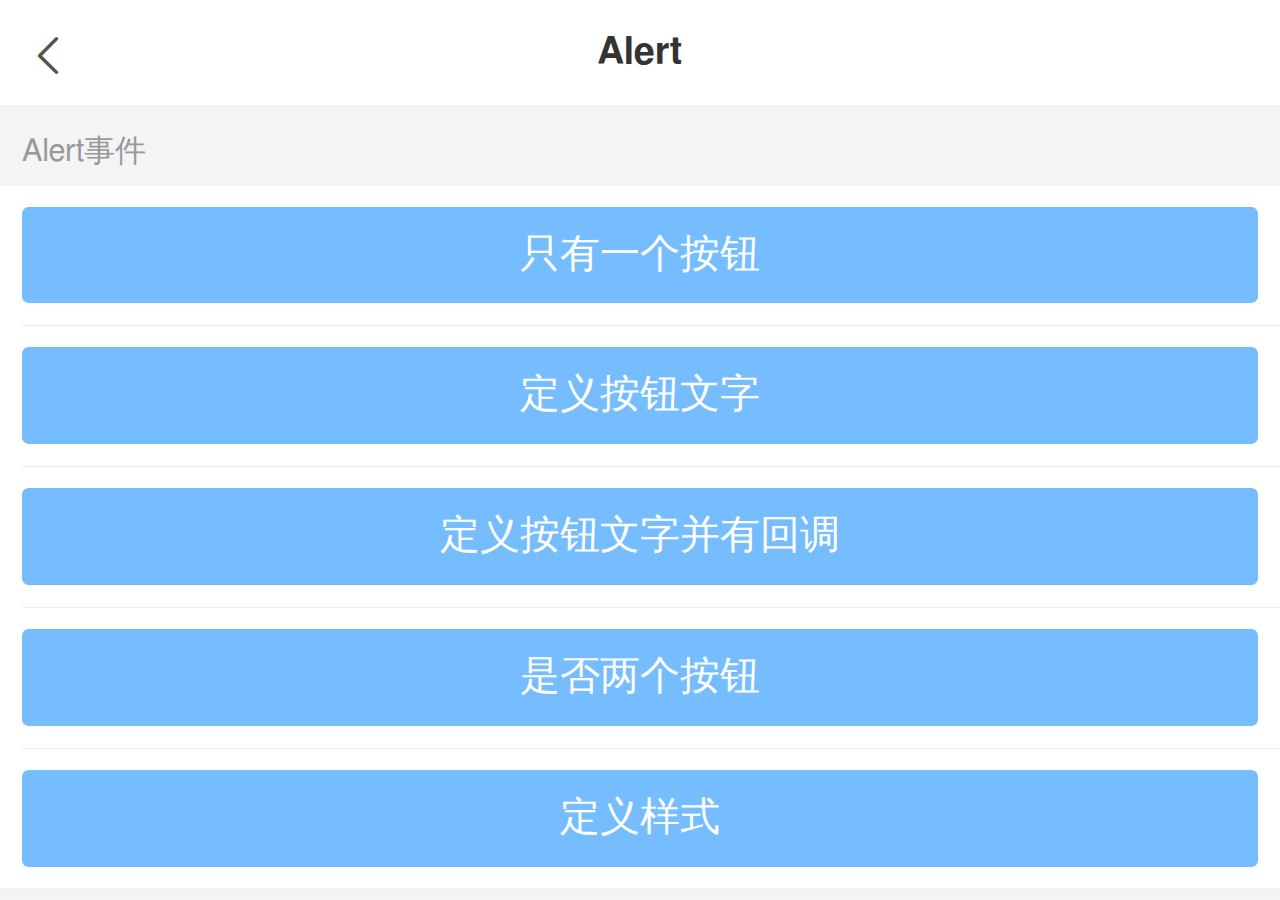
<file: alert.html>
<!DOCTYPE HTML>
<html>
<head>
<meta charset="utf-8">
<meta content="yes" name="apple-mobile-web-app-capable">
<meta content="yes" name="apple-touch-fullscreen">
<meta content="telephone=no,email=no" name="format-detection">
<meta name="viewport" content="width=device-width,initial-scale=1.0,user-scalable=0,minimum-scale=1.0,maximum-scale=1.0,minimal-ui" />
<title>测试页面</title>
<link href="statics/style/reset.css" rel="stylesheet" type="text/css" />
<link href="statics/style/X.css" rel="stylesheet" type="text/css" />
<link href="statics/style/page.css" rel="stylesheet" type="text/css" />
<script>
+function(b){var h=document.documentElement,w=h.clientWidth;w=w/b*100;w-=(w-50)/2;h.style.fontSize=Math.round(w)+"px";}(750);
</script>
<!--页面相关css引用-->
<style>
[v-cloak] {
  display: none !important;
}
</style>
<!--页面相关css引用结束-->
</head>
<body ontouchstart class="">

<div class="x-app">
<div class="x-app-header">
	<div class="x-inner">
	    <a href="javascript:;" onclick="window.history.back();" class="x-left"><i class="x-icon-back"></i></a>
	    <h1>Alert</h1>
    </div>
</div>

<div class="x-app-body">
<div class="x-app-inbody">

	<h2 class="x-cells-title">Alert事件</h2>
	<div class="x-cells">
		<div class="x-cell">
			<a href="javascript:;" ontouchend="showAlert(1);" class="x-btn-primary">只有一个按钮</a>
		</div>
		<div class="x-cell">
			<a href="javascript:;" ontouchend="showAlert(2);" class="x-btn-primary">定义按钮文字</a>
		</div>
		<div class="x-cell">
			<a href="javascript:;" ontouchend="showAlert(3);" class="x-btn-primary">定义按钮文字并有回调</a>
		</div>
		<div class="x-cell">
			<a href="javascript:;" ontouchend="showAlert(4);" class="x-btn-primary">是否两个按钮</a>
		</div>
		<div class="x-cell">
			<a href="javascript:;" ontouchend="showAlert(5);" class="x-btn-primary">定义样式</a>
		</div>
	</div>





</div>
</div>
</div>



<script type="text/javascript" src="statics/js/X.js"></script>
<script type="text/javascript">
function showAlert(type){
	if (type == 1){
		X.alert("只有一个按钮");
	} else if (type == 2) {
		X.alert({
			txt: "定义按钮文字",
			btn: "知道了"
		});
	} else if (type == 3) {
		X.alert({
			txt: "定义按钮文字并有回调",
			btn: "知道了",
			callback: function(){
				X.alert("我是回调");
			}
		});
	} else if (type == 4) {
		X.alert({
			txt: "是否两个按钮",
			btnY: "是",
			btnN: "否",
			callbackY: function(){
				X.alert("我是\"是\"的回调");
			},
			callbackN: function(){
				X.alert("我是\"否\"的回调");
			}
		});
	} else if (type == 5) {
		X.alert({
			txt: "定义样式",
			class: "css"
		});
	}
	
}
</script>
<style type="text/css">
#j-x-alert.css .x-inalert { border: 3px solid #333; border-radius: 10px;}
</style>
</body>
</html>
</file>
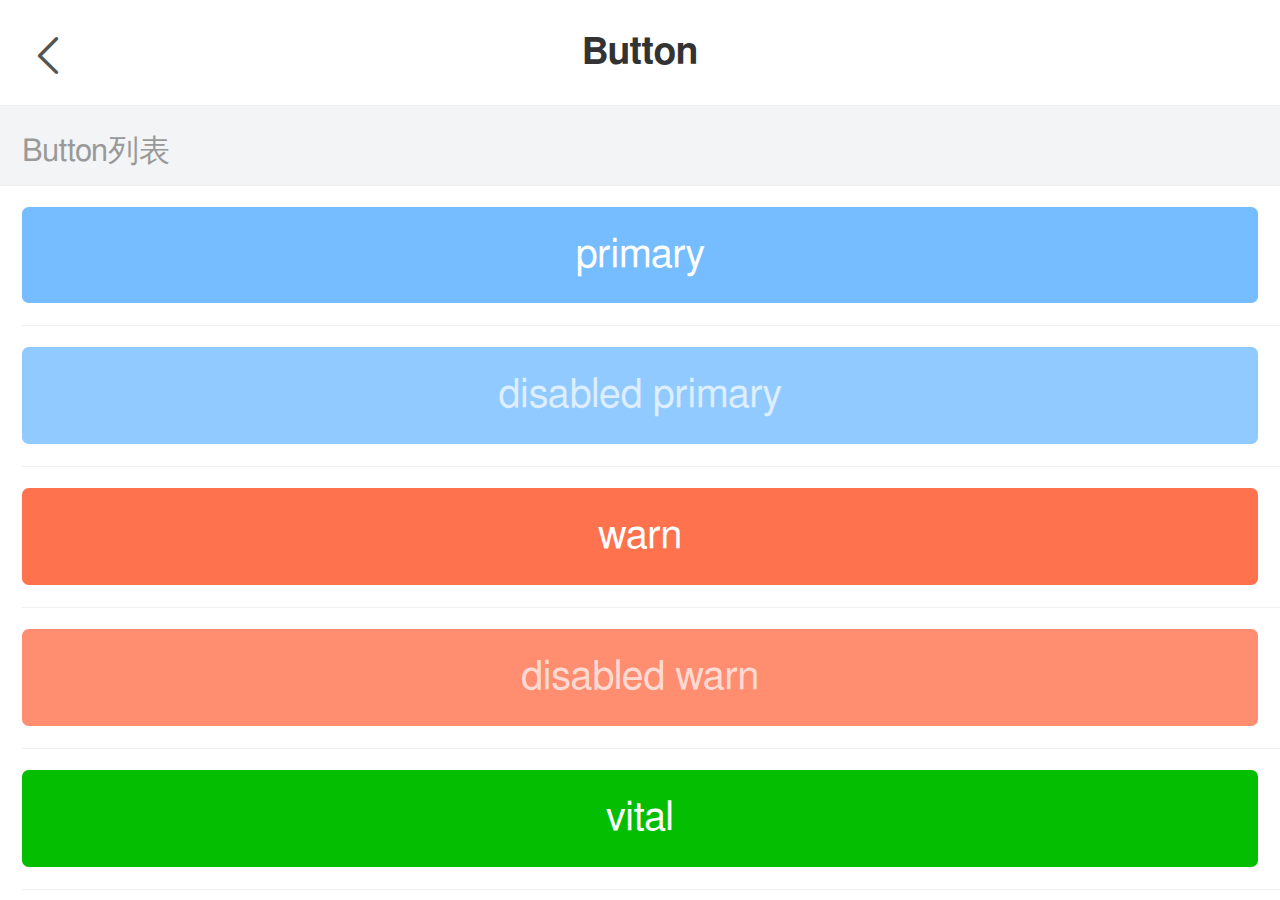
<file: button.html>
<!DOCTYPE HTML>
<html>
<head>
<meta charset="utf-8">
<meta content="yes" name="apple-mobile-web-app-capable">
<meta content="yes" name="apple-touch-fullscreen">
<meta content="telephone=no,email=no" name="format-detection">
<meta name="viewport" content="width=device-width,initial-scale=1.0,user-scalable=0,minimum-scale=1.0,maximum-scale=1.0,minimal-ui" />
<title>测试页面</title>
<link href="statics/style/reset.css" rel="stylesheet" type="text/css" />
<link href="statics/style/X.css" rel="stylesheet" type="text/css" />
<link href="statics/style/page.css" rel="stylesheet" type="text/css" />
<script>
+function(b){var h=document.documentElement,w=h.clientWidth;w=w/b*100;w-=(w-50)/2;h.style.fontSize=Math.round(w)+"px";}(750);
</script>
<!--页面相关css引用-->
<style>
[v-cloak] {
  display: none !important;
}
</style>
<!--页面相关css引用结束-->
</head>
<body ontouchstart class="">

<div class="x-app">
<div class="x-app-header">
	<div class="x-inner">
	    <a href="javascript:;" onclick="window.history.back();" class="x-left"><i class="x-icon-back"></i></a>
	    <h1>Button</h1>
    </div>
</div>

<div class="x-app-body">
<div class="x-app-inbody">

	<h2 class="x-cells-title">Button列表</h2>
	<div class="x-cells">
		<div class="x-cell">
			<a href="javascript:;" class="x-btn-primary">primary</a>
		</div>
		<div class="x-cell">
			<a href="javascript:;" class="x-btn-primary x-disabled">disabled primary</a>
		</div>
		<div class="x-cell">
			<a href="javascript:;" class="x-btn-warn">warn</a>
		</div>
		<div class="x-cell">
			<a href="javascript:;" class="x-btn-warn x-disabled">disabled warn</a>
		</div>
		<div class="x-cell">
			<a href="javascript:;" class="x-btn-vital">vital</a>
		</div>
		<div class="x-cell">
			<a href="javascript:;" class="x-btn-vital x-disabled">disabled vital</a>
		</div>
		<div class="x-cell">
			<a href="javascript:;" class="x-btn-default">default</a>
		</div>
		<div class="x-cell">
			<a href="javascript:;" class="x-btn-default x-disabled">disabled default</a>
		</div>
		<div class="x-cell">
			<a href="javascript:;" class="x-btn-primary x-mini x-w-8em">primary</a>
			<a href="javascript:;" class="x-btn-warn x-mini x-w-8em">warn</a>
		</div>
		<div class="x-cell">
			<a href="javascript:;" class="x-btn-default x-mini x-w-8em">default</a>
			<a href="javascript:;" class="x-btn-vital x-mini x-w-8em">vital</a>
		</div>
	</div>

	<h2 class="x-cells-title">带图标的按钮</h2>
	<div class="x-cells">
		<div class="x-cell">
			<a href="javascript:;" class="x-btn-warn"><i class="x-icon-refresh"></i>Refresh</a>
		</div>
		<div class="x-cell">
			<a href="javascript:;" class="x-btn-vital x-mini x-w-8em"><i class="x-icon-mobile"></i>Call me</a>
		</div>
	</div>

	<h2 class="x-cells-title">链接按钮</h2>
	<div class="x-cells">
		<div class="x-cell">
			<a href="javascript:;" class="x-linkbtn-warn x-w-8em">linkbtn-warn</a>
		</div>
		<div class="x-cell">
			<a href="javascript:;" class="x-linkbtn-default x-w-10em">linkbtn-default</a>
		</div>
	</div>





</div>
</div>
</div>

<script type="text/javascript" src="statics/js/X.js"></script>
</body>
</html>
</file>
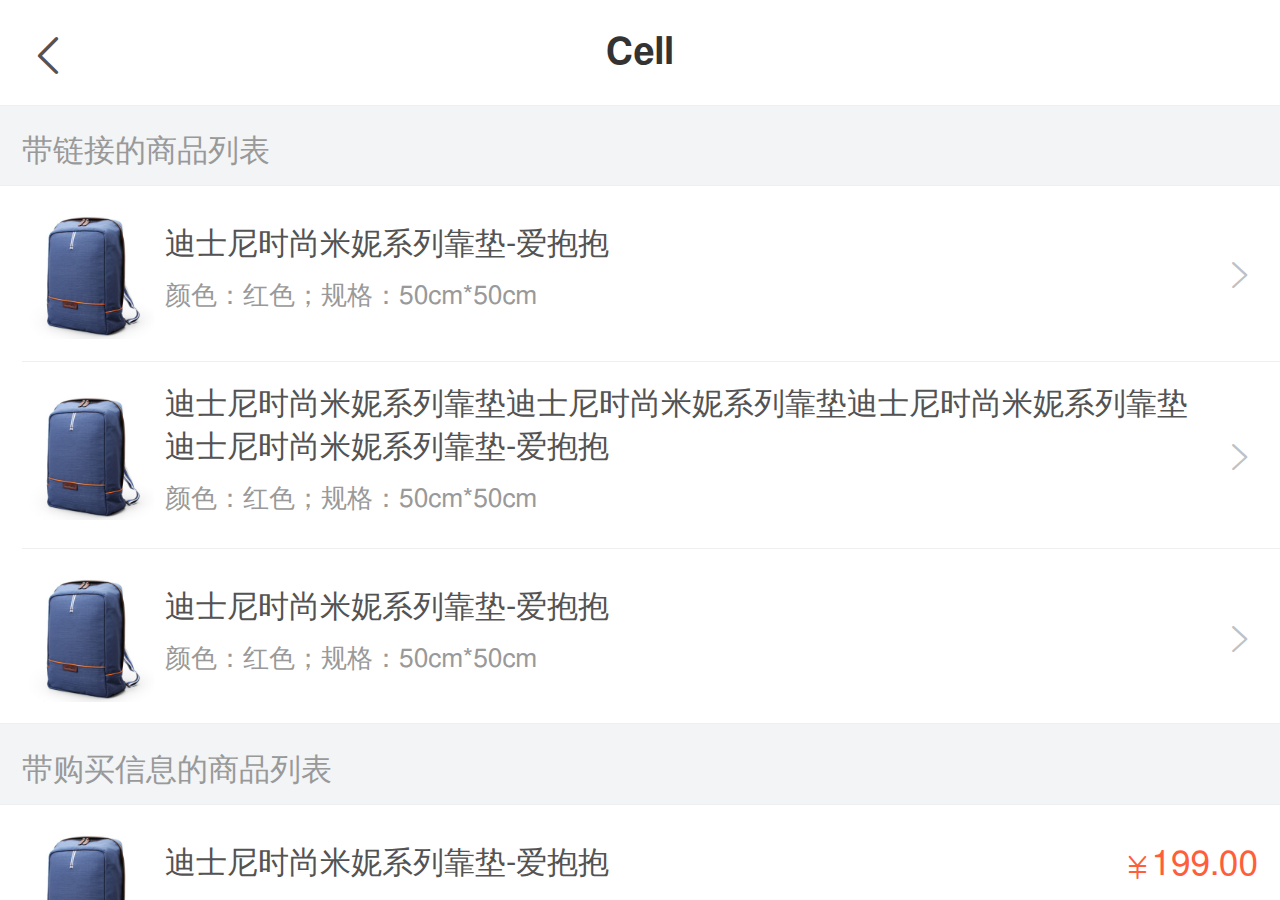
<file: cell.html>
<!DOCTYPE HTML>
<html>
<head>
<meta charset="utf-8">
<meta content="yes" name="apple-mobile-web-app-capable">
<meta content="yes" name="apple-touch-fullscreen">
<meta content="telephone=no,email=no" name="format-detection">
<meta name="viewport" content="width=device-width,initial-scale=1.0,user-scalable=0,minimum-scale=1.0,maximum-scale=1.0,minimal-ui" />
<title>测试页面</title>
<link href="statics/style/reset.css" rel="stylesheet" type="text/css" />
<link href="statics/style/X.css" rel="stylesheet" type="text/css" />
<link href="statics/style/page.css" rel="stylesheet" type="text/css" />
<script>
+function(b){var h=document.documentElement,w=h.clientWidth;w=w/b*100;w-=(w-50)/2;h.style.fontSize=Math.round(w)+"px";}(750);
</script>
<!--页面相关css引用-->
<style>
[v-cloak] {
  display: none !important;
}
</style>
<!--页面相关css引用结束-->
</head>
<body ontouchstart class="">

<div class="x-app">
<div class="x-app-header">
	<div class="x-inner">
	    <a href="javascript:;" onclick="window.history.back();" class="x-left"><i class="x-icon-back"></i></a>
	    <h1>Cell</h1>
    </div>
</div>

<div class="x-app-body">
<div class="x-app-inbody">

	<h2 class="x-cells-title">带链接的商品列表</h2>
	<div class="x-cells x-goods">
		<a href="javascript:;" class="x-cell">
			<div class="x-cell-hd">
				<img src="statics/images/p1.jpg">
			</div>
			<div class="x-cell-bd">
				<h6>迪士尼时尚米妮系列靠垫-爱抱抱</h6>
				<p>颜色：红色；规格：50cm*50cm</p>
			</div>
		</a>
		<a href="javascript:;" class="x-cell">
			<div class="x-cell-hd">
				<img src="statics/images/p1.jpg">
			</div>
			<div class="x-cell-bd">
				<h6>迪士尼时尚米妮系列靠垫迪士尼时尚米妮系列靠垫迪士尼时尚米妮系列靠垫迪士尼时尚米妮系列靠垫-爱抱抱</h6>
				<p>颜色：红色；规格：50cm*50cm</p>
			</div>
		</a>
		<a href="javascript:;" class="x-cell">
			<div class="x-cell-hd">
				<img src="statics/images/p1.jpg">
			</div>
			<div class="x-cell-bd">
				<h6>迪士尼时尚米妮系列靠垫-爱抱抱</h6>
				<p>颜色：红色；规格：50cm*50cm</p>
			</div>
		</a>
	</div>

	<h2 class="x-cells-title">带购买信息的商品列表</h2>
	<div class="x-cells x-goods">
		<div class="x-cell">
			<div class="x-cell-hd">
				<img src="statics/images/p1.jpg">
			</div>
			<div class="x-cell-bd">
				<h6>迪士尼时尚米妮系列靠垫-爱抱抱</h6>
				<p>颜色：红色；规格：50cm*50cm</p>
			</div>
			<div class="x-cell-ft">
				<b class="x-rmb">199.00</b>
				<p class="x-quantity">10</p>
			</div>
		</div>
		<div class="x-cell">
			<div class="x-cell-hd">
				<img src="statics/images/p1.jpg">
			</div>
			<div class="x-cell-bd">
				<h6>迪士尼时尚米妮系列靠垫-爱抱抱</h6>
				<p>颜色：红色；规格：50cm*50cm</p>
			</div>
			<div class="x-cell-ft">
				<b class="x-rmb">199.00</b>
				<p class="x-quantity">10</p>
			</div>
		</div>
		<div class="x-cell">
			<div class="x-cell-hd">
				<img src="statics/images/p1.jpg">
			</div>
			<div class="x-cell-bd">
				<h6>迪士尼时尚米妮系列靠垫-爱抱抱</h6>
				<p>颜色：红色；规格：50cm*50cm</p>
			</div>
			<div class="x-cell-ft">
				<b class="x-rmb">199.00</b>
				<p class="x-quantity">10</p>
			</div>
		</div>
	</div>

	<h2 class="x-cells-title">带说明的列表项</h2>
	<div class="x-cells">
		<div class="x-cell">
			<div class="x-cell-bd">
				<p>标题文字</p>
			</div>
			<div class="x-cell-ft">
				<span>说明描述</span>
			</div>
		</div>
		<div class="x-cell">
			<div class="x-cell-bd">
				<p>标题文字</p>
			</div>
			<div class="x-cell-ft">
				<span>说明描述</span>
			</div>
		</div>
	</div>

	<h2 class="x-cells-title">带说明的列表项</h2>
	<div class="x-cells">
		<div class="x-cell">
			<div class="x-cell-hd x-w-6em">
				<label>标题文字</label>
			</div>
			<div class="x-cell-bd">
				<p>说明描述</p>
			</div>
		</div>
		<div class="x-cell">
			<div class="x-cell-hd x-w-6em">
				<label>标题文字</label>
			</div>
			<div class="x-cell-bd">
				<p>说明描述</p>
			</div>
		</div>
		<div class="x-cell x-vt">
			<div class="x-cell-hd x-w-6em">
				<label>标题文字</label>
			</div>
			<div class="x-cell-bd">
				<p>很长很长很长很长很长很长很长很长很长很长很长很长很长很长很长很长很长很长的说明描述</p>
			</div>
		</div>
	</div>

	<h2 class="x-cells-title">带图标、说明的列表项</h2>
	<div class="x-cells">
		<div class="x-cell">
			<div class="x-cell-hd">
				<i class="x-icon-scan"></i>
			</div>
			<div class="x-cell-bd">
				<p>标题文字</p>
			</div>
			<div class="x-cell-ft">
				<span>说明描述</span>
			</div>
		</div>
		<div class="x-cell">
			<div class="x-cell-hd">
				<i class="x-icon-delete"></i>
			</div>
			<div class="x-cell-bd">
				<p>标题文字</p>
			</div>
		</div>
	</div>

	<h2 class="x-cells-title">带跳转的列表项</h2>
	<div class="x-cells">
		<a href="javascript:;" class="x-cell">
			<div class="x-cell-bd">
				<p>标题文字</p>
			</div>
			<div class="x-cell-ft">
				<span>说明描述</span>
			</div>
		</a>
		<a href="javascript:;" class="x-cell">
			<div class="x-cell-bd">
				<p>标题文字</p>
			</div>
		</a>
	</div>

	<h2 class="x-cells-title">带图标、说明、跳转的列表项</h2>
	<div class="x-cells">
		<a href="javascript:;" class="x-cell">
			<div class="x-cell-hd">
				<i class="x-icon-delete"></i>
			</div>
			<div class="x-cell-bd">
				<p>标题文字</p>
			</div>
			<div class="x-cell-ft">
				<span>说明描述</span>
			</div>
		</a>
		<a href="javascript:;" class="x-cell">
			<div class="x-cell-hd">
				<i class="x-icon-scan"></i>
			</div>
			<div class="x-cell-bd">
				<p>标题文字</p>
			</div>
		</a>
	</div>

	<h2 class="x-cells-title">物流信息</h2>
	<div class="x-cells x-logis">
		<div class="x-cell">
			<div class="x-cell-hd"></div>
			<div class="x-cell-bd">
				<p>投递并签收，签收人：他人收 12点后到，上海市</p>
				<span>2016-01-21 11:45:20</span>
			</div>
		</div>
		<div class="x-cell">
			<div class="x-cell-hd"></div>
			<div class="x-cell-bd">
				<p>三林(本部）安排投递，预计23:59:00前投递（投递员姓名：孙崇杰;联系电话：<a href="tel:111">15800650998</a>），上海市</p>
				<span>2016-01-21 11:45:20</span>
			</div>
		</div>
		<div class="x-cell">
			<div class="x-cell-hd"></div>
			<div class="x-cell-bd">
				<p>离开上海速递处理中心 发往上海浦东邮件处理中心，上海市</p>
				<span>2016-01-21 11:45:20</span>
			</div>
		</div>
		<div class="x-cell">
			<div class="x-cell-hd"></div>
			<div class="x-cell-bd">
				<p>已离开收寄点，发往上海速递处理中心，南通市</p>
				<span>2016-01-21 11:45:20</span>
			</div>
		</div>
		<div class="x-cell">
			<div class="x-cell-hd"></div>
			<div class="x-cell-bd">
				<p>提交订单 已支付</p>
				<span>2016-01-21 11:45:20</span>
			</div>
		</div>
	</div>

	<h2 class="x-cells-title">复选框</h2>
	<div class="x-cells x-checkbox">
		<a href="javascript:;" class="x-cell">
			<div class="x-cell-hd"></div>
			<div class="x-cell-bd">
				<p>标题文字</p>
			</div>
			<div class="x-cell-ft">
				<span>说明描述</span>
			</div>
		</a>
		<a href="javascript:;" class="x-cell x-checked">
			<div class="x-cell-hd"></div>
			<div class="x-cell-bd">
				<p>标题文字</p>
			</div>
			<div class="x-cell-ft">
				<i class="x-icon-scan"></i>
			</div>
		</a>
	</div>

	<h2 class="x-cells-title">单选框</h2>
	<div class="x-cells x-radio">
		<a href="javascript:;" class="x-cell">
			<div class="x-cell-bd">
				<p>标题文字</p>
			</div>
		</a>
		<a href="javascript:;" class="x-cell x-checked">
			<div class="x-cell-bd">
				<p>标题文字</p>
			</div>
		</a>
	</div>

	<h2 class="x-cells-title">子集</h2>
	<div class="x-cells">
		<div class="x-cell">
			<div class="x-cell-hd x-w-6em">
				<label>个人信息A</label>
			</div>
			<div class="x-cell-bd">
				<ul class="x-ul">
					<li><h6><i class="x-icon-user"></i>姓名</h6><p>赵志达</p></li>
					<li><h6><i class="x-icon-mobile"></i>电话</h6><p>13800138000</p></li>
					<li><h6><i class="x-icon-address"></i>地址</h6><p>银河系太阳系地球中国上海市虹口区虹口足球场附近</p></li>
				</ul>
			</div>
		</div>
		<div class="x-cell">
			<div class="x-cell-hd x-w-6em">
				<label>个人信息B</label>
			</div>
			<div class="x-cell-bd">
				<ul class="x-ul">
					<li><h6><i class="x-icon-user"></i>姓名</h6><p>赵志达</p></li>
					<li><h6><i class="x-icon-mobile"></i>电话</h6><p>13800138000</p></li>
					<li><h6><i class="x-icon-address"></i>地址</h6><p>银河系太阳系地球中国上海市虹口区虹口足球场附近</p></li>
				</ul>
			</div>
		</div>
	</div>

	<h2 class="x-cells-title">表单</h2>
	<div class="x-cells">
		<div class="x-cell">
			<div class="x-cell-hd">
				<label>输入框</label>
			</div>
			<div class="x-cell-bd">
				<input type="text" placeholder="请输入文字">
			</div>
		</div>
		<div class="x-cell">
			<div class="x-cell-hd">
				<label>下拉框</label>
			</div>
			<div class="x-cell-bd">
				<div class="x-select" style="margin-right:0.5rem;">
					<select>
						<option>中国</option>
						<option>英国</option>
						<option>美国</option>
					</select>
				</div>
				<div class="x-select">
					<select>
						<option>上海市</option>
						<option>北京市</option>
						<option>广州市</option>
					</select>
				</div>
			</div>
		</div>
		<div class="x-cell x-arrow">
			<div class="x-cell-bd">
				<select>
					<option>中国</option>
					<option>英国</option>
					<option>法国</option>
				</select>
			</div>
		</div>
	</div>

</div>
</div>
</div>

<script type="text/javascript" src="statics/js/X.js"></script>
</body>
</html>
</file>
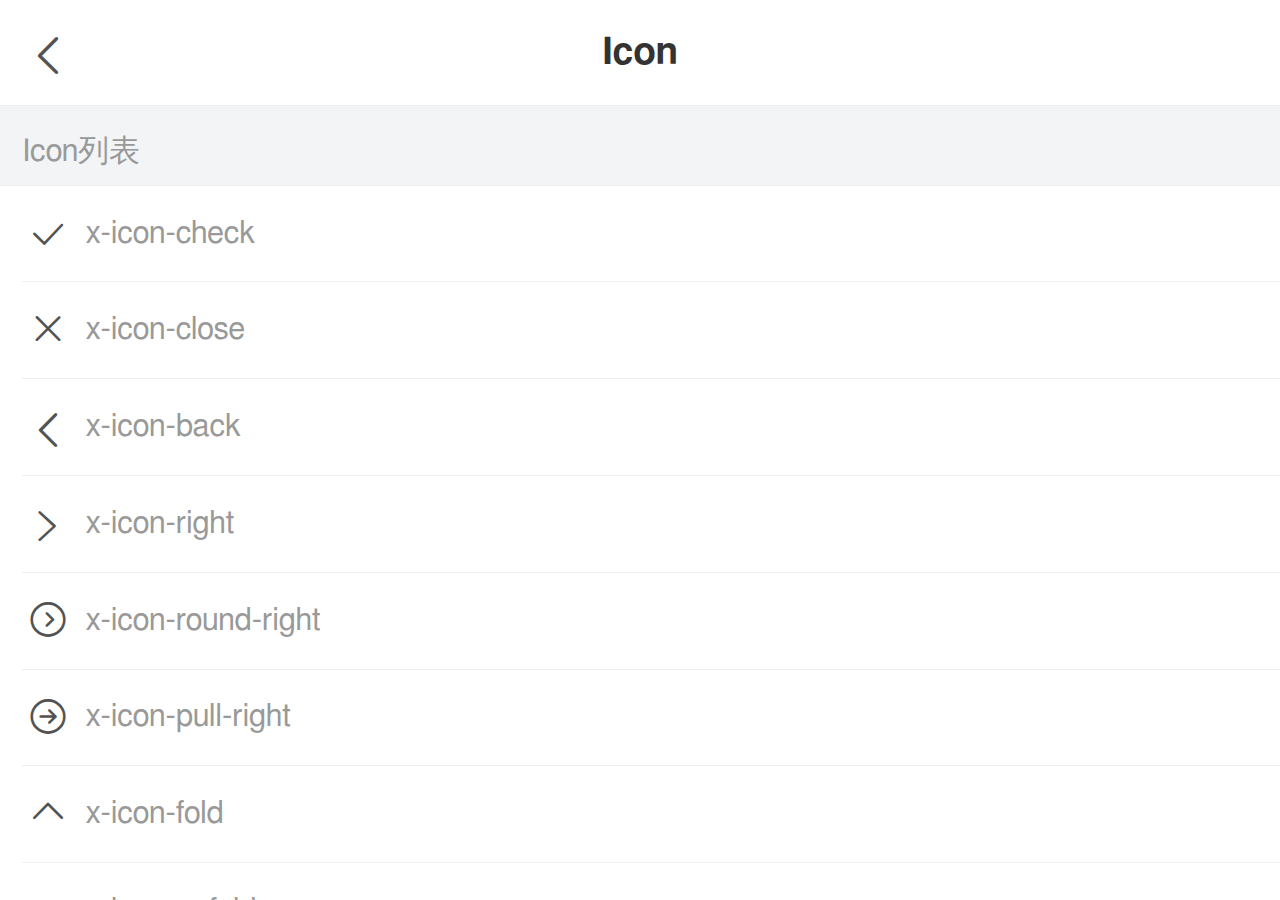
<file: icon.html>
<!DOCTYPE HTML>
<html>
<head>
<meta charset="utf-8">
<meta content="yes" name="apple-mobile-web-app-capable">
<meta content="yes" name="apple-touch-fullscreen">
<meta content="telephone=no,email=no" name="format-detection">
<meta name="viewport" content="width=device-width,initial-scale=1.0,user-scalable=0,minimum-scale=1.0,maximum-scale=1.0,minimal-ui" />
<title>测试页面</title>
<link href="statics/style/reset.css" rel="stylesheet" type="text/css" />
<link href="statics/style/X.css" rel="stylesheet" type="text/css" />
<link href="statics/style/page.css" rel="stylesheet" type="text/css" />
<script>
+function(b){var h=document.documentElement,w=h.clientWidth;w=w/b*100;w-=(w-50)/2;h.style.fontSize=Math.round(w)+"px";}(750);
</script>
<!--页面相关css引用-->
<style>
[v-cloak] {
  display: none !important;
}
</style>
<!--页面相关css引用结束-->
</head>
<body ontouchstart class="">

<div class="x-app">

<div class="x-app-header">
	<div class="x-inner">
	    <a href="javascript:;" onclick="window.history.back();" class="x-left"><i class="x-icon-back"></i></a>
	    <h1>Icon</h1>
    </div>
</div>

<div class="x-app-body">
<div class="x-app-inbody">

	<h2 class="x-cells-title">Icon列表</h2>
	<div class="x-cells">
		<div class="x-cell x-cell-vertical-center">
			<div class="x-cell-hd">
				<i class="x-icon-check"></i>
			</div>
			<div class="x-cell-bd"><span>x-icon-check</span></div>
		</div>
		<div class="x-cell x-cell-vertical-center">
			<div class="x-cell-hd">
				<i class="x-icon-close"></i>
			</div>
			<div class="x-cell-bd"><span>x-icon-close</span></div>
		</div>
		<div class="x-cell x-cell-vertical-center">
			<div class="x-cell-hd">
				<i class="x-icon-back"></i>
			</div>
			<div class="x-cell-bd"><span>x-icon-back</span></div>
		</div>
		<div class="x-cell x-cell-vertical-center">
			<div class="x-cell-hd">
				<i class="x-icon-right"></i>
			</div>
			<div class="x-cell-bd"><span>x-icon-right</span></div>
		</div>
		<div class="x-cell x-cell-vertical-center">
			<div class="x-cell-hd">
				<i class="x-icon-round-right"></i>
			</div>
			<div class="x-cell-bd"><span>x-icon-round-right</span></div>
		</div>
		<div class="x-cell x-cell-vertical-center">
			<div class="x-cell-hd">
				<i class="x-icon-pull-right"></i>
			</div>
			<div class="x-cell-bd"><span>x-icon-pull-right</span></div>
		</div>
		<div class="x-cell x-cell-vertical-center">
			<div class="x-cell-hd">
				<i class="x-icon-fold"></i>
			</div>
			<div class="x-cell-bd"><span>x-icon-fold</span></div>
		</div>
		<div class="x-cell x-cell-vertical-center">
			<div class="x-cell-hd">
				<i class="x-icon-unfold"></i>
			</div>
			<div class="x-cell-bd"><span>x-icon-unfold</span></div>
		</div>
		<div class="x-cell x-cell-vertical-center">
			<div class="x-cell-hd">
				<i class="x-icon-scan"></i>
			</div>
			<div class="x-cell-bd"><span>x-icon-scan</span></div>
		</div>
		<div class="x-cell x-cell-vertical-center">
			<div class="x-cell-hd">
				<i class="x-icon-pic"></i>
			</div>
			<div class="x-cell-bd"><span>x-icon-pic</span></div>
		</div>
		<div class="x-cell x-cell-vertical-center">
			<div class="x-cell-hd">
				<i class="x-icon-top"></i>
			</div>
			<div class="x-cell-bd"><span>x-icon-top</span></div>
		</div>
		<div class="x-cell x-cell-vertical-center">
			<div class="x-cell-hd">
				<i class="x-icon-refresh"></i>
			</div>
			<div class="x-cell-bd"><span>x-icon-refresh</span></div>
		</div>
		<div class="x-cell x-cell-vertical-center">
			<div class="x-cell-hd">
				<i class="x-icon-delete"></i>
			</div>
			<div class="x-cell-bd"><span>x-icon-delete</span></div>
		</div>
		<div class="x-cell x-cell-vertical-center">
			<div class="x-cell-hd">
				<i class="x-icon-square"></i>
			</div>
			<div class="x-cell-bd"><span>x-icon-square</span></div>
		</div>
		<div class="x-cell x-cell-vertical-center">
			<div class="x-cell-hd">
				<i class="x-icon-square-check"></i>
			</div>
			<div class="x-cell-bd"><span>x-icon-square-check</span></div>
		</div>
		<div class="x-cell x-cell-vertical-center">
			<div class="x-cell-hd">
				<i class="x-icon-square-check-fill"></i>
			</div>
			<div class="x-cell-bd"><span>x-icon-square-check-fill</span></div>
		</div>
		<div class="x-cell x-cell-vertical-center">
			<div class="x-cell-hd">
				<i class="x-icon-round"></i>
			</div>
			<div class="x-cell-bd"><span>x-icon-round</span></div>
		</div>
		<div class="x-cell x-cell-vertical-center">
			<div class="x-cell-hd">
				<i class="x-icon-round-check"></i>
			</div>
			<div class="x-cell-bd"><span>x-icon-round-check</span></div>
		</div>
		<div class="x-cell x-cell-vertical-center">
			<div class="x-cell-hd">
				<i class="x-icon-round-check-fill"></i>
			</div>
			<div class="x-cell-bd"><span>x-icon-round-check-fill</span></div>
		</div>
		<div class="x-cell x-cell-vertical-center">
			<div class="x-cell-hd">
				<i class="x-icon-refresh-arrow"></i>
			</div>
			<div class="x-cell-bd"><span>x-icon-refresh-arrow</span></div>
		</div>
		<div class="x-cell x-cell-vertical-center">
			<div class="x-cell-hd">
				<i class="x-icon-search"></i>
			</div>
			<div class="x-cell-bd"><span>x-icon-search</span></div>
		</div>
		<div class="x-cell x-cell-vertical-center">
			<div class="x-cell-hd">
				<i class="x-icon-add"></i>
			</div>
			<div class="x-cell-bd"><span>x-icon-add</span></div>
		</div>
		<div class="x-cell x-cell-vertical-center">
			<div class="x-cell-hd">
				<i class="x-icon-rmb"></i>
			</div>
			<div class="x-cell-bd"><span>x-icon-rmb</span></div>
		</div>
		<div class="x-cell x-cell-vertical-center">
			<div class="x-cell-hd">
				<i class="x-icon-user"></i>
			</div>
			<div class="x-cell-bd"><span>x-icon-user</span></div>
		</div>
		<div class="x-cell x-cell-vertical-center">
			<div class="x-cell-hd">
				<i class="x-icon-mobile"></i>
			</div>
			<div class="x-cell-bd"><span>x-icon-mobile</span></div>
		</div>
		<div class="x-cell x-cell-vertical-center">
			<div class="x-cell-hd">
				<i class="x-icon-phone"></i>
			</div>
			<div class="x-cell-bd"><span>x-icon-phone</span></div>
		</div>
		<div class="x-cell x-cell-vertical-center">
			<div class="x-cell-hd">
				<i class="x-icon-address"></i>
			</div>
			<div class="x-cell-bd"><span>x-icon-address</span></div>
		</div>
		<div class="x-cell x-cell-vertical-center">
			<div class="x-cell-hd">
				<i class="x-icon-home"></i>
			</div>
			<div class="x-cell-bd"><span>x-icon-home</span></div>
		</div>
		<div class="x-cell x-cell-vertical-center">
			<div class="x-cell-hd">
				<i class="x-icon-more"></i>
			</div>
			<div class="x-cell-bd"><span>x-icon-more</span></div>
		</div>
		<div class="x-cell x-cell-vertical-center">
			<div class="x-cell-hd">
				<i class="x-icon-friend"></i>
			</div>
			<div class="x-cell-bd"><span>x-icon-friend</span></div>
		</div>
	</div>

</div>
</div>
</div>

<script type="text/javascript" src="statics/js/X.js"></script>
</body>
</html>
</file>
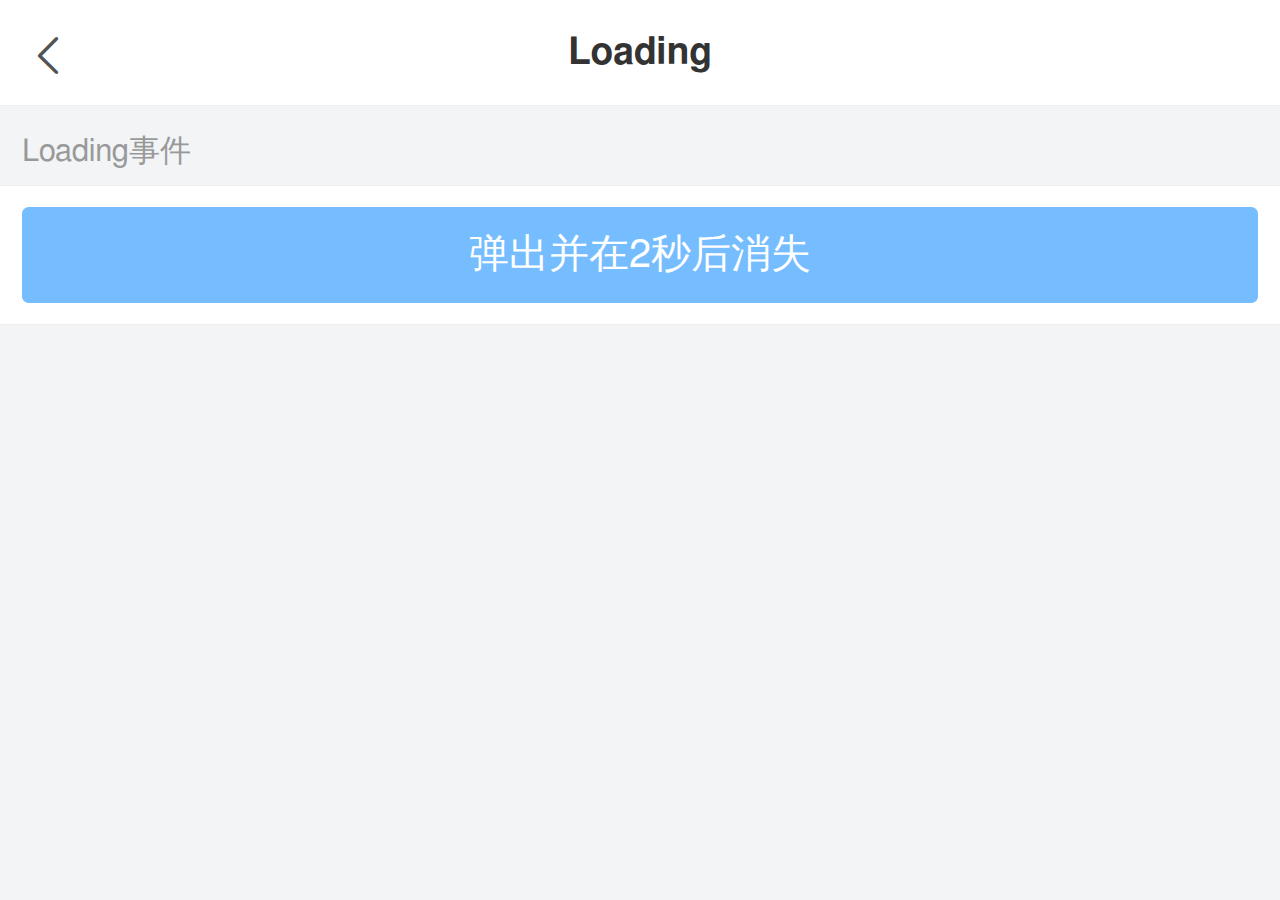
<file: loading.html>
<!DOCTYPE HTML>
<html>
<head>
<meta charset="utf-8">
<meta content="yes" name="apple-mobile-web-app-capable">
<meta content="yes" name="apple-touch-fullscreen">
<meta content="telephone=no,email=no" name="format-detection">
<meta name="viewport" content="width=device-width,initial-scale=1.0,user-scalable=0,minimum-scale=1.0,maximum-scale=1.0,minimal-ui" />
<title>测试页面</title>
<link href="statics/style/reset.css" rel="stylesheet" type="text/css" />
<link href="statics/style/X.css" rel="stylesheet" type="text/css" />
<link href="statics/style/page.css" rel="stylesheet" type="text/css" />
<script>
+function(b){var h=document.documentElement,w=h.clientWidth;w=w/b*100;w-=(w-50)/2;h.style.fontSize=Math.round(w)+"px";}(750);
</script>
<!--页面相关css引用-->
<style>
[v-cloak] {
  display: none !important;
}
</style>
<!--页面相关css引用结束-->
</head>
<body ontouchstart class="">

<div class="x-app">
<div class="x-app-header">
	<div class="x-inner">
	    <a href="javascript:;" onclick="window.history.back();" class="x-left"><i class="x-icon-back"></i></a>
	    <h1>Loading</h1>
    </div>
</div>

<div class="x-app-body">
<div class="x-app-inbody">

	<h2 class="x-cells-title">Loading事件</h2>
	<div class="x-cells">
		<div class="x-cell">
			<a href="javascript:;" ontouchend="showLoading();" class="x-btn-primary">弹出并在2秒后消失</a>
		</div>
	</div>





</div>
</div>
</div>

<script type="text/javascript" src="statics/js/X.js"></script>
<script type="text/javascript">
function showLoading(){
	X.loading();
	setTimeout(X.removeLoading, 2000);
}
</script>
</body>
</html>
</file>
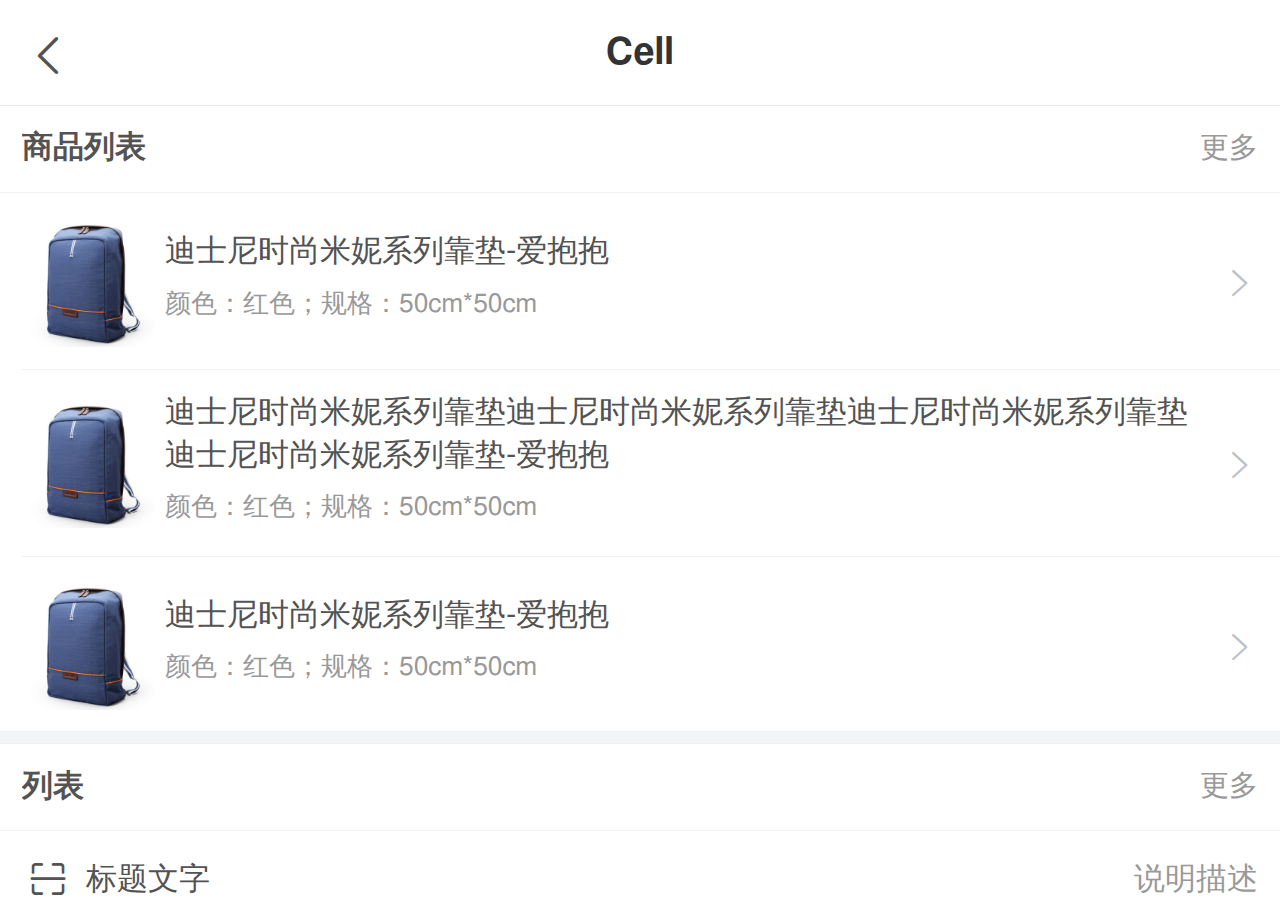
<file: panel.html>
<!DOCTYPE HTML>
<html>
<head>
<meta charset="utf-8">
<meta content="yes" name="apple-mobile-web-app-capable">
<meta content="yes" name="apple-touch-fullscreen">
<meta content="telephone=no,email=no" name="format-detection">
<meta name="viewport" content="width=device-width,initial-scale=1.0,user-scalable=0,minimum-scale=1.0,maximum-scale=1.0,minimal-ui" />
<title>测试页面</title>
<link href="statics/style/reset.css" rel="stylesheet" type="text/css" />
<link href="statics/style/X.css" rel="stylesheet" type="text/css" />
<link href="statics/style/page.css" rel="stylesheet" type="text/css" />
<script>
+function(b){var h=document.documentElement,w=h.clientWidth;w=w/b*100;w-=(w-50)/2;h.style.fontSize=Math.round(w)+"px";}(750);
</script>
<!--页面相关css引用-->
<style>
[v-cloak] {
  display: none !important;
}
</style>
<!--页面相关css引用结束-->
</head>
<body ontouchstart class="">

<div class="x-app">
<div class="x-app-header">
	<div class="x-inner">
	    <a href="javascript:;" onclick="window.history.back();" class="x-left"><i class="x-icon-back"></i></a>
	    <h1>Cell</h1>
    </div>
</div>

<div class="x-app-body">
<div class="x-app-inbody">

	<div class="x-panel" style="margin-bottom:0.1rem">
		<div class="x-panel-hd">
			<h2>商品列表</h2>
			<a href="javascript:;">更多</a>
		</div>
		<div class="x-panel-bd">
			<div class="x-cells x-goods">
				<a href="javascript:;" class="x-cell">
					<div class="x-cell-hd">
						<img src="statics/images/p1.jpg">
					</div>
					<div class="x-cell-bd">
						<h6>迪士尼时尚米妮系列靠垫-爱抱抱</h6>
						<p>颜色：红色；规格：50cm*50cm</p>
					</div>
				</a>
				<a href="javascript:;" class="x-cell">
					<div class="x-cell-hd">
						<img src="statics/images/p1.jpg">
					</div>
					<div class="x-cell-bd">
						<h6>迪士尼时尚米妮系列靠垫迪士尼时尚米妮系列靠垫迪士尼时尚米妮系列靠垫迪士尼时尚米妮系列靠垫-爱抱抱</h6>
						<p>颜色：红色；规格：50cm*50cm</p>
					</div>
				</a>
				<a href="javascript:;" class="x-cell">
					<div class="x-cell-hd">
						<img src="statics/images/p1.jpg">
					</div>
					<div class="x-cell-bd">
						<h6>迪士尼时尚米妮系列靠垫-爱抱抱</h6>
						<p>颜色：红色；规格：50cm*50cm</p>
					</div>
				</a>
			</div>
		</div>
	</div>

	<div class="x-panel" style="margin-bottom:0.1rem">
		<div class="x-panel-hd">
			<h2>列表</h2>
			<a href="javascript:;">更多</a>
		</div>
		<div class="x-panel-bd">
			<div class="x-cells">
				<div class="x-cell">
					<div class="x-cell-hd">
						<i class="x-icon-scan"></i>
					</div>
					<div class="x-cell-bd">
						<p>标题文字</p>
					</div>
					<div class="x-cell-ft">
						<span>说明描述</span>
					</div>
				</div>
				<div class="x-cell">
					<div class="x-cell-hd">
						<i class="x-icon-delete"></i>
					</div>
					<div class="x-cell-bd">
						<p>标题文字</p>
					</div>
				</div>
			</div>
		</div>
	</div>

	<div class="x-panel">
		<div class="x-panel-hd">
			<h2>复选框</h2>
			<a href="javascript:;">更多</a>
		</div>
		<div class="x-panel-bd">
			<div class="x-cells x-checkbox">
				<a href="javascript:;" class="x-cell">
					<div class="x-cell-hd"></div>
					<div class="x-cell-bd">
						<p>标题文字</p>
					</div>
					<div class="x-cell-ft">
						<span>说明描述</span>
					</div>
				</a>
				<a href="javascript:;" class="x-cell x-checked">
					<div class="x-cell-hd"></div>
					<div class="x-cell-bd">
						<p>标题文字</p>
					</div>
					<div class="x-cell-ft">
						<i class="x-icon-scan"></i>
					</div>
				</a>
			</div>
		</div>
		<div class="x-panel-ft">
			<p>底部文字底部文字底部文字底部文字底部文字</p>
		</div>
	</div>


</div>
</div>
</div>

<script type="text/javascript" src="statics/js/X.js"></script>
</body>
</html>
</file>
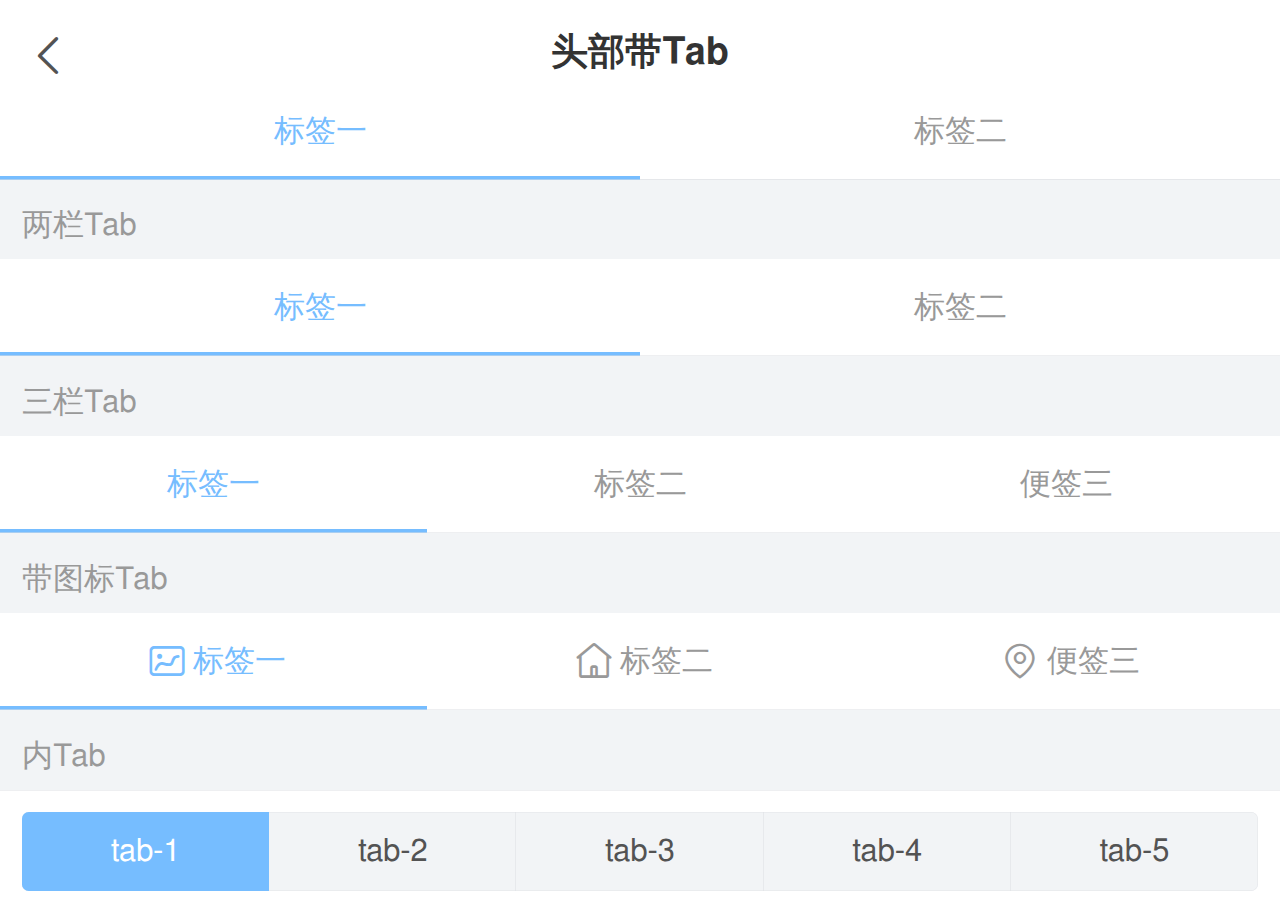
<file: tab.html>
<!DOCTYPE HTML>
<html>
<head>
<meta charset="utf-8">
<meta content="yes" name="apple-mobile-web-app-capable">
<meta content="yes" name="apple-touch-fullscreen">
<meta content="telephone=no,email=no" name="format-detection">
<meta name="viewport" content="width=device-width,initial-scale=1.0,user-scalable=0,minimum-scale=1.0,maximum-scale=1.0,minimal-ui" />
<title>测试页面</title>
<link href="statics/style/reset.css" rel="stylesheet" type="text/css" />
<link href="statics/style/X.css" rel="stylesheet" type="text/css" />
<link href="statics/style/page.css" rel="stylesheet" type="text/css" />
<script>
+function(b){var h=document.documentElement,w=h.clientWidth;w=w/b*100;w-=(w-50)/2;h.style.fontSize=Math.round(w)+"px";}(750);
</script>
<!--页面相关css引用-->
<style>
[v-cloak] {
  display: none !important;
}
</style>
<!--页面相关css引用结束-->
</head>
<body ontouchstart class="">

<div class="x-app">
<div class="x-app-header">
    <div class="x-inner">
    	<a href="javascript:;" onclick="window.history.back();" class="x-left"><i class="x-icon-back"></i></a>
    	<h1>头部带Tab</h1>
    </div>
    <div class="x-tab">
		<a href="javascript:;" class="active">标签一</a>
		<a href="javascript:;">标签二</a>
	</div>
</div>

<div class="x-app-body">
<div class="x-app-inbody">

	<h2 class="x-cells-title">两栏Tab</h2>
	<div class="x-tab">
		<a href="javascript:;" class="active">标签一</a>
		<a href="javascript:;">标签二</a>
	</div>

	<h2 class="x-cells-title">三栏Tab</h2>
	<div class="x-tab">
		<a href="javascript:;" class="active">标签一</a>
		<a href="javascript:;">标签二</a>
		<a href="javascript:;">便签三</a>
	</div>

	<h2 class="x-cells-title">带图标Tab</h2>
	<div class="x-tab">
		<a href="javascript:;" class="active"><i class="x-icon-pic"></i>标签一</a>
		<a href="javascript:;"><i class="x-icon-home"></i>标签二</a>
		<a href="javascript:;"><i class="x-icon-address"></i>便签三</a>
	</div>

	<h2 class="x-cells-title">内Tab</h2>
	<div class="x-cells">
		<div class="x-cell">
			<div class="x-tab-box">
				<a href="javascript:;" class="active">tab-1</a>
				<a href="javascript:;">tab-2</a>
				<a href="javascript:;">tab-3</a>
				<a href="javascript:;">tab-4</a>
				<a href="javascript:;">tab-5</a>
			</div>
		</div>
	</div>





</div>
</div>
</div>


<script type="text/javascript" src="statics/js/X.js"></script>
</body>
</html>
</file>
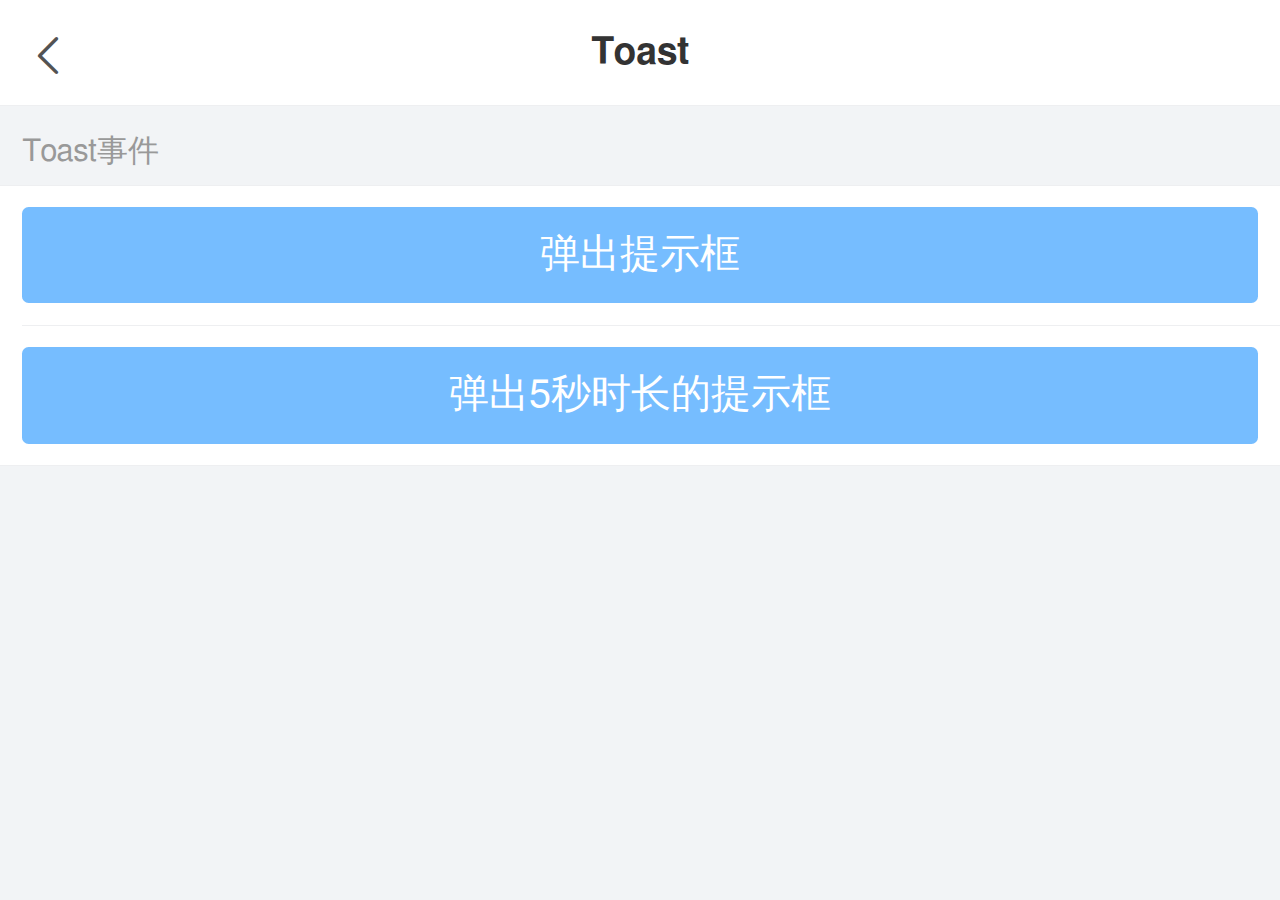
<file: toast.html>
<!DOCTYPE HTML>
<html>
<head>
<meta charset="utf-8">
<meta content="yes" name="apple-mobile-web-app-capable">
<meta content="yes" name="apple-touch-fullscreen">
<meta content="telephone=no,email=no" name="format-detection">
<meta name="viewport" content="width=device-width,initial-scale=1.0,user-scalable=0,minimum-scale=1.0,maximum-scale=1.0,minimal-ui" />
<title>测试页面</title>
<link href="statics/style/reset.css" rel="stylesheet" type="text/css" />
<link href="statics/style/X.css" rel="stylesheet" type="text/css" />
<link href="statics/style/page.css" rel="stylesheet" type="text/css" />
<script>
+function(b){var h=document.documentElement,w=h.clientWidth;w=w/b*100;w-=(w-50)/2;h.style.fontSize=Math.round(w)+"px";}(750);
</script>
<!--页面相关css引用-->
<style>
[v-cloak] {
  display: none !important;
}
</style>
<!--页面相关css引用结束-->
</head>
<body ontouchstart class="">

<div class="x-app">
<div class="x-app-header">
	<div class="x-inner">
	    <a href="javascript:;" onclick="window.history.back();" class="x-left"><i class="x-icon-back"></i></a>
	    <h1>Toast</h1>
    </div>
</div>

<div class="x-app-body">
<div class="x-app-inbody">

	<h2 class="x-cells-title">Toast事件</h2>
	<div class="x-cells">
		<div class="x-cell">
			<a href="javascript:;" ontouchend="showToast(1);" class="x-btn-primary">弹出提示框</a>
		</div>
		<div class="x-cell">
			<a href="javascript:;" ontouchend="showToast(2);" class="x-btn-primary">弹出5秒时长的提示框</a>
		</div>
	</div>





</div>
</div>
</div>





<script type="text/javascript" src="statics/js/X.js"></script>
<script type="text/javascript">
function showToast(type){
	if (type == 1){
		X.toast("弹出提示框");
	} else {
		X.toast("弹出5秒时长的提示框", 5000);
	}
}
</script>
</body>
</html>
</file>
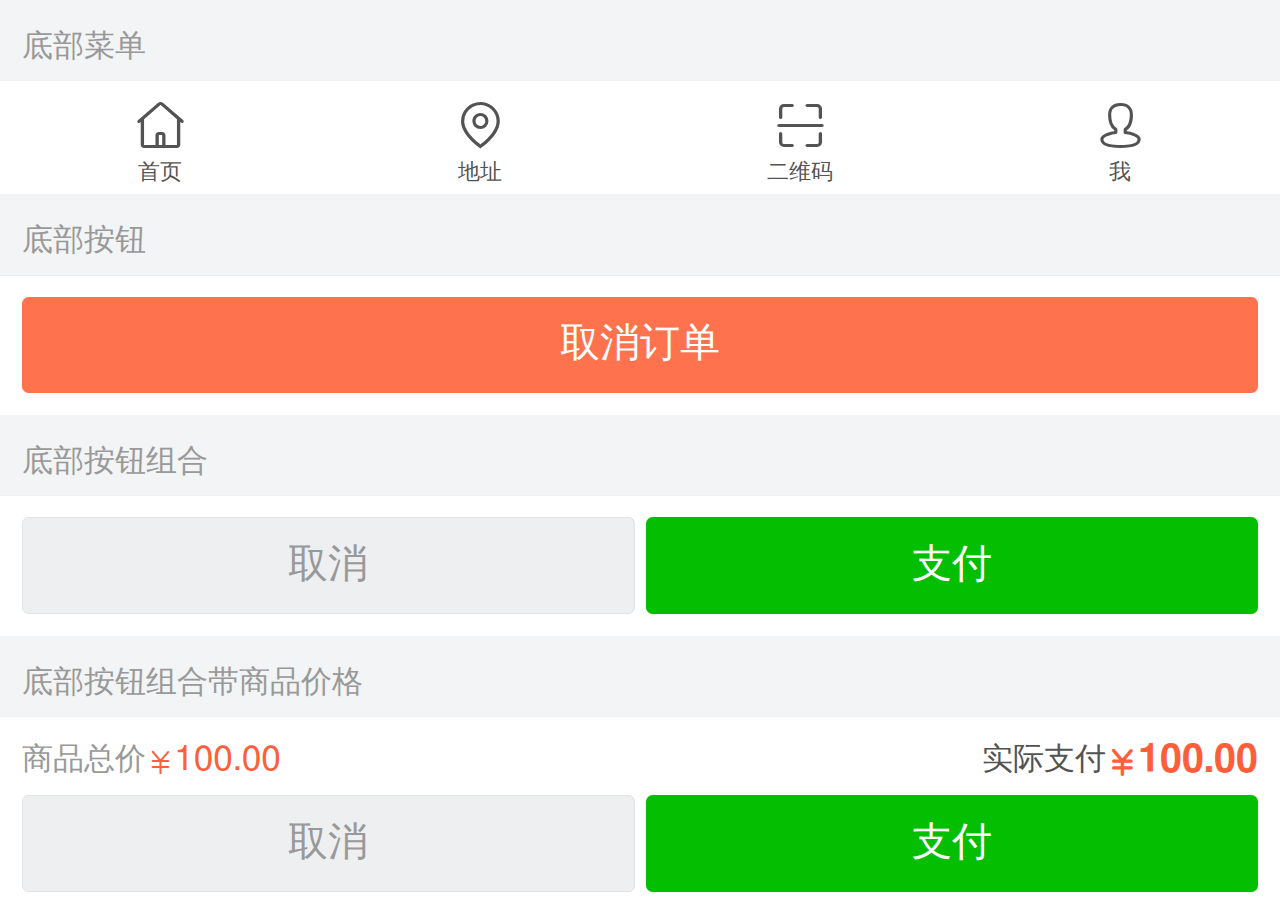
<file: wrapper-footer.html>
<!DOCTYPE HTML>
<html>
<head>
<meta charset="utf-8">
<meta content="yes" name="apple-mobile-web-app-capable">
<meta content="yes" name="apple-touch-fullscreen">
<meta content="telephone=no,email=no" name="format-detection">
<meta name="viewport" content="width=device-width,initial-scale=1.0,user-scalable=0,minimum-scale=1.0,maximum-scale=1.0,minimal-ui" />
<title>测试页面</title>
<link href="statics/style/reset.css" rel="stylesheet" type="text/css" />
<link href="statics/style/X.css" rel="stylesheet" type="text/css" />
<link href="statics/style/page.css" rel="stylesheet" type="text/css" />
<script>
+function(b){var h=document.documentElement,w=h.clientWidth;w=w/b*100;w-=(w-50)/2;h.style.fontSize=Math.round(w)+"px";}(750);
</script>
<!--页面相关css引用-->
<style>
[v-cloak] {
  display: none !important;
}
</style>
<!--页面相关css引用结束-->
</head>
<body ontouchstart class="">

<div class="x-app">

	<div class="x-app-body">
		<div class="x-app-inbody"></div>
	</div>

	<h2 class="x-cells-title">底部菜单</h2>

	<div class="x-app-footer">
		<div class="x-app-menus">
			<a href="javascript:;" class="x-menu">
				<i class="x-icon-home"></i>
				<p>首页</p>
			</a>
			<a href="javascript:;" class="x-menu">
				<i class="x-icon-address"></i>
				<p>地址</p>
			</a>
			<a href="javascript:;" class="x-menu">
				<i class="x-icon-scan"></i>
				<p>二维码</p>
			</a>
			<a href="javascript:;" class="x-menu">
				<i class="x-icon-user"></i>
				<p>我</p>
			</a>
		</div>
	</div>

	<h2 class="x-cells-title">底部按钮</h2>

	<div class="x-app-footer">
		<div class="x-app-btns">
			<div class="x-btns">
				<a href="javascript:;" class="x-btn-warn">取消订单</a>
			</div>
		</div>
	</div>

	<h2 class="x-cells-title">底部按钮组合</h2>

	<div class="x-app-footer">
		<div class="x-app-btns">
			<div class="x-btns">
				<a href="javascript:;" class="x-btn-default">取消</a>
				<a href="javascript:;" class="x-btn-vital">支付</a>
			</div>
		</div>
	</div>

	<h2 class="x-cells-title">底部按钮组合带商品价格</h2>

	<div class="x-app-footer">
		<div class="x-app-btns">
			<div class="x-details">
				<p><span>商品总价</span><b class="x-rmb">100.00</b></p>
				<h6><span>实际支付</span><b class="x-rmb">100.00</b></h6>
			</div>
			<div class="x-btns">
				<a href="javascript:;" class="x-btn-default">取消</a>
				<a href="javascript:;" class="x-btn-vital">支付</a>
			</div>
		</div>
	</div>

</div>


<script type="text/javascript" src="statics/js/X.js"></script>
</body>
</html>
</file>
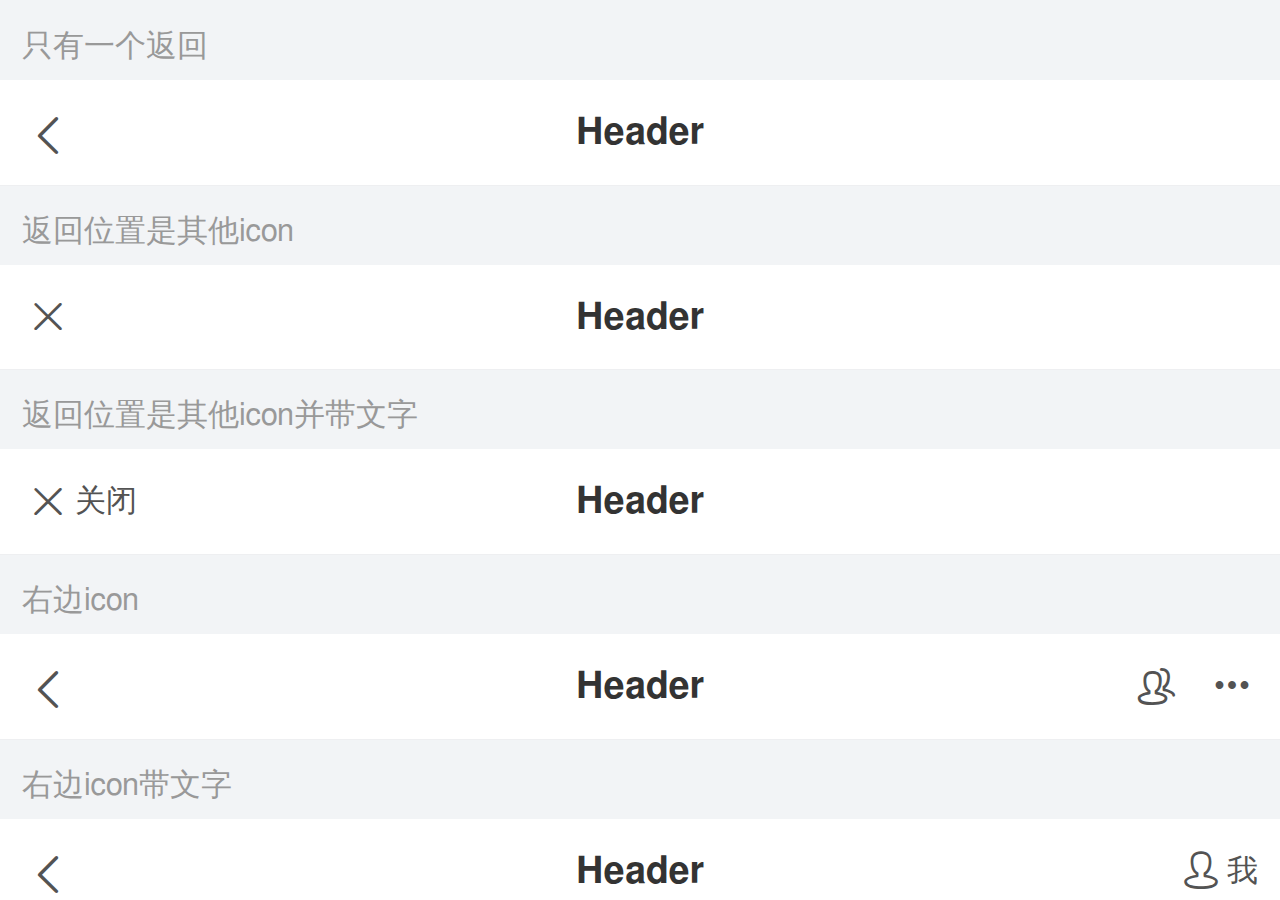
<file: wrapper-header.html>
<!DOCTYPE HTML>
<html>
<head>
<meta charset="utf-8">
<meta content="yes" name="apple-mobile-web-app-capable">
<meta content="yes" name="apple-touch-fullscreen">
<meta content="telephone=no,email=no" name="format-detection">
<meta name="viewport" content="width=device-width,initial-scale=1.0,user-scalable=0,minimum-scale=1.0,maximum-scale=1.0,minimal-ui" />
<title>测试页面</title>
<link href="statics/style/reset.css" rel="stylesheet" type="text/css" />
<link href="statics/style/X.css" rel="stylesheet" type="text/css" />
<link href="statics/style/page.css" rel="stylesheet" type="text/css" />
<script>
+function(b){var h=document.documentElement,w=h.clientWidth;w=w/b*100;w-=(w-50)/2;h.style.fontSize=Math.round(w)+"px";}(750);
</script>
<!--页面相关css引用-->
<style>
[v-cloak] {
  display: none !important;
}
</style>
<!--页面相关css引用结束-->
</head>
<body ontouchstart class="">

<div class="x-app">
	
	
	<div class="x-app-body">
		<div class="x-app-inbody">
			
			<h2 class="x-cells-title">只有一个返回</h2>
			<div class="x-app-header">
			    <div class="x-inner">
			    	<a href="javascript:;" class="x-left"><i class="x-icon-back"></i></a>
			    	<h1>Header</h1>
			    </div>
			</div>

			<h2 class="x-cells-title">返回位置是其他icon</h2>
			<div class="x-app-header">
				<div class="x-inner">
				    <a href="javascript:;" class="x-left"><i class="x-icon-close"></i></a>
				    <h1>Header</h1>
			    </div>
			</div>

			<h2 class="x-cells-title">返回位置是其他icon并带文字</h2>
			<div class="x-app-header">
				<div class="x-inner">
				    <a href="javascript:;" class="x-left"><i class="x-icon-close"></i>关闭</a>
				    <h1>Header</h1>
			    </div>
			</div>

			<h2 class="x-cells-title">右边icon</h2>
			<div class="x-app-header">
				<div class="x-inner">
				    <a href="javascript:;" class="x-left"><i class="x-icon-back"></i></a>
				    <h1>Header</h1>
				    <div class="x-right">
				    	<a href="javascript:;"><i class="x-icon-friend"></i></a>
				    	<a href="javascript:;"><i class="x-icon-more"></i></a>
				    </div>
			    </div>
			</div>

			<h2 class="x-cells-title">右边icon带文字</h2>
			<div class="x-app-header">
				<div class="x-inner">
				    <a href="javascript:;" class="x-left"><i class="x-icon-back"></i></a>
				    <h1>Header</h1>
				    <div class="x-right">
				    	<a href="javascript:;"><i class="x-icon-user"></i>我</a>
				    </div>
			    </div>
			</div>

			<h2 class="x-cells-title">右边按钮</h2>
			<div class="x-app-header">
				<div class="x-inner">
				    <a href="javascript:;" class="x-left"><i class="x-icon-back"></i></a>
				    <h1>Header</h1>
				    <div class="x-right">
				    	<a href="javascript:;" class="x-btn-vital x-mini x-w-5em">提交</a>
				    </div>
			    </div>
			</div>

			<h2 class="x-cells-title">带标签（Tab介绍页有更详细介绍）</h2>
			<div class="x-app-header">
				<div class="x-inner">
				    <a href="javascript:;" class="x-left"><i class="x-icon-back"></i></a>
				    <h1>Header</h1>
			    </div>
			    <div class="x-tab">
					<a href="javascript:;" class="active">昨天</a>
					<a href="javascript:;">今天</a>
					<a href="javascript:;">明天</a>
				</div>
			</div>

		</div>
	</div>

</div>


<script type="text/javascript" src="statics/js/X.js"></script>
</body>
</html>
</file>
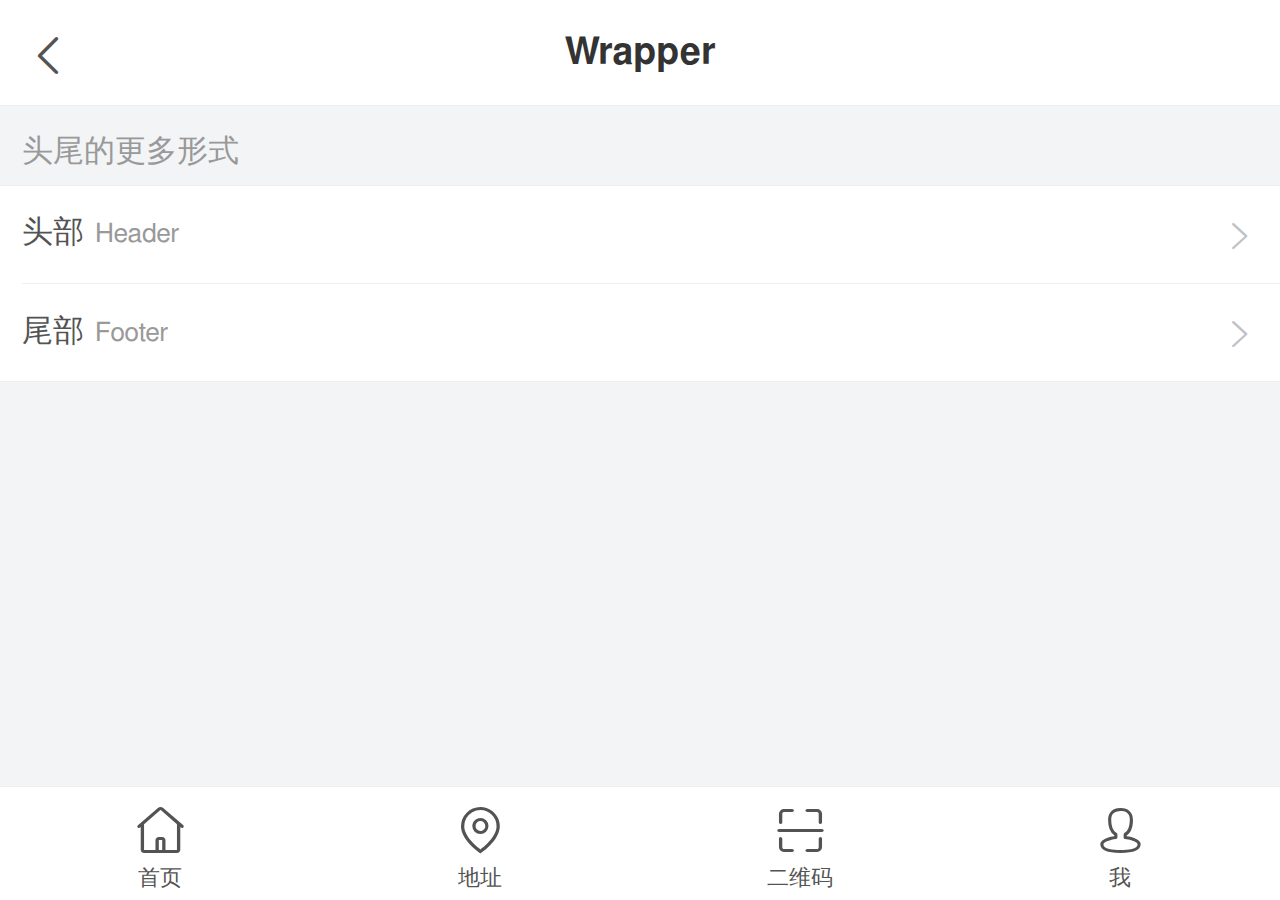
<file: wrapper.html>
<!DOCTYPE HTML>
<html>
<head>
<meta charset="utf-8">
<meta content="yes" name="apple-mobile-web-app-capable">
<meta content="yes" name="apple-touch-fullscreen">
<meta content="telephone=no,email=no" name="format-detection">
<meta name="viewport" content="width=device-width,initial-scale=1.0,user-scalable=0,minimum-scale=1.0,maximum-scale=1.0,minimal-ui" />
<title>测试页面</title>
<link href="statics/style/reset.css" rel="stylesheet" type="text/css" />
<link href="statics/style/X.css" rel="stylesheet" type="text/css" />
<link href="statics/style/page.css" rel="stylesheet" type="text/css" />
<script>
+function(b){var h=document.documentElement,w=h.clientWidth;w=w/b*100;w-=(w-50)/2;h.style.fontSize=Math.round(w)+"px";}(750);
</script>
<!--页面相关css引用-->
<style>
[v-cloak] {
  display: none !important;
}
</style>
<!--页面相关css引用结束-->
</head>
<body ontouchstart class="">

<div class="x-app">
	
	<div class="x-app-header">
	    <div class="x-inner">
	    	<a href="javascript:;" onclick="window.history.back();" class="x-left"><i class="x-icon-back"></i></a>
	    	<h1>Wrapper</h1>
	    </div>
	</div>

	<div class="x-app-body">
		<div class="x-app-inbody">

			<h2 class="x-cells-title">头尾的更多形式</h2>

			<div class="x-cells">
				<a href="wrapper-header.html" class="x-cell">
					<div class="x-cell-bd">
						<p>头部<span>Header</span></p>
					</div>
				</a>
				<a href="wrapper-footer.html" class="x-cell">
					<div class="x-cell-bd">
						<p>尾部<span>Footer</span></p>
					</div>
				</a>
			</div>

		</div>
	</div>

	<div class="x-app-footer">
		<div class="x-app-menus">
			<a href="javascript:;" class="x-menu">
				<i class="x-icon-home"></i>
				<p>首页</p>
			</a>
			<a href="javascript:;" class="x-menu">
				<i class="x-icon-address"></i>
				<p>地址</p>
			</a>
			<a href="javascript:;" class="x-menu">
				<i class="x-icon-scan"></i>
				<p>二维码</p>
			</a>
			<a href="javascript:;" class="x-menu">
				<i class="x-icon-user"></i>
				<p>我</p>
			</a>
		</div>
	</div>

</div>


<script type="text/javascript" src="statics/js/X.js"></script>
</body>
</html>
</file>
<file: statics/style/X.css>
﻿html,body{width:100%;height:100%;overflow:hidden}@font-face{font-family:'icons';src:url("../images/icons.woff") format("woff"),url("../images/icons.ttf") format("truetype"),url("../images/icons.svg#icons") format("svg")}body{background-color:#f2f4f6;font-size:.28rem;line-height:1.4em}.x-w-1em{width:1em !important;-webkit-box-flex:0 !important}.x-w-2em{width:2em !important;-webkit-box-flex:0 !important}.x-w-3em{width:3em !important;-webkit-box-flex:0 !important}.x-w-4em{width:4em !important;-webkit-box-flex:0 !important}.x-w-5em{width:5em !important;-webkit-box-flex:0 !important}.x-w-6em{width:6em !important;-webkit-box-flex:0 !important}.x-w-7em{width:7em !important;-webkit-box-flex:0 !important}.x-w-8em{width:8em !important;-webkit-box-flex:0 !important}.x-w-9em{width:9em !important;-webkit-box-flex:0 !important}.x-w-10em{width:10em !important;-webkit-box-flex:0 !important}.x-w-11em{width:11em !important;-webkit-box-flex:0 !important}.x-w-12em{width:12em !important;-webkit-box-flex:0 !important}.x-w-13em{width:13em !important;-webkit-box-flex:0 !important}.x-w-14em{width:14em !important;-webkit-box-flex:0 !important}.x-w-15em{width:15em !important;-webkit-box-flex:0 !important}.x-w-16em{width:16em !important;-webkit-box-flex:0 !important}.x-w-17em{width:17em !important;-webkit-box-flex:0 !important}.x-w-18em{width:18em !important;-webkit-box-flex:0 !important}.x-w-19em{width:19em !important;-webkit-box-flex:0 !important}.x-w-20em{width:20em !important;-webkit-box-flex:0 !important}.x-tl{text-align:left !important}.x-tc{text-align:center !important}.x-tr{text-align:right !important}.x-select{display:-webkit-box !important}.x-select:after{content:"\e606";display:block;width:1.2em;height:.52rem;line-height:.52rem;color:#bec1c5;font-family:"icons" !important;font-style:normal;-webkit-font-smoothing:antialiased;font-size:.32rem;text-align:right}ul.x-ul{width:100%}ul.x-ul li{display:-webkit-box;padding-bottom:.08rem}ul.x-ul li h6{display:-webkit-box;color:#535353;line-height:.48rem;height:.48rem;overflow:hidden;font-size:.28rem;width:4.5em;margin-right:.1rem}ul.x-ul li p{display:block;-webkit-box-flex:1;color:#999;font-size:.28rem !important;line-height:.36rem !important}ul.x-ul li [class^="x-icon-"]{margin-right:.06rem}ul.x-ul li:last-child{padding-bottom:0}.x-goods-pic{width:100%;overflow:hidden;position:relative}.x-goods-pic:after{content:"";display:block;width:100%;margin-top:100%}p,label{color:#535353}span{color:#999}strong{color:#ff5e3a}.x-rmb{display:block;position:relative;height:.4rem;line-height:.4rem;font-size:.32rem;overflow:hidden;color:#ff5e3a;padding-left:0.8em}.x-rmb:before{content:"\e616";display:block;position:absolute;left:0;top:50%;-webkit-transform:translate(0, -50%);width:0.9em;height:.4rem;line-height:.46rem;font-size:.28rem;font-family:"icons" !important;font-style:normal;-webkit-font-smoothing:antialiased}.x-rmb.x-b{color:#858585}.x-rmb.x-s{font-size:.28rem}.x-rmb.x-s:before{line-height:.44rem;font-size:.24rem;width:1.1em}.x-goods .x-details h6,.x-cells.x-goods .x-cell-bd h6{display:-webkit-box !important;-webkit-line-clamp:2;-webkit-box-orient:vertical;overflow:hidden}.x-icon,.x-icon-check,.x-icon-close,.x-icon-round-check-fill,.x-icon-round-check,.x-icon-round-right,.x-icon-unfold,.x-icon-right,.x-icon-scan,.x-icon-pic,.x-icon-top,.x-icon-refresh,.x-icon-delete,.x-icon-square-check-fill,.x-icon-square,.x-icon-square-check,.x-icon-round,.x-icon-fold,.x-icon-pull-right,.x-icon-refresh-arrow,.x-icon-add,.x-icon-search,.x-icon-back,.x-icon-rmb,.x-icon-user,.x-icon-phone,.x-icon-mobile,.x-icon-address,.x-icon-home,.x-icon-more,.x-icon-friend,.x-cells.x-checkbox .x-cell-hd{display:block;position:relative;width:.48rem;height:.48rem}.x-icon:before,.x-icon-check:before,.x-icon-close:before,.x-icon-round-check-fill:before,.x-icon-round-check:before,.x-icon-round-right:before,.x-icon-unfold:before,.x-icon-right:before,.x-icon-scan:before,.x-icon-pic:before,.x-icon-top:before,.x-icon-refresh:before,.x-icon-delete:before,.x-icon-square-check-fill:before,.x-icon-square:before,.x-icon-square-check:before,.x-icon-round:before,.x-icon-fold:before,.x-icon-pull-right:before,.x-icon-refresh-arrow:before,.x-icon-add:before,.x-icon-search:before,.x-icon-back:before,.x-icon-rmb:before,.x-icon-user:before,.x-icon-phone:before,.x-icon-mobile:before,.x-icon-address:before,.x-icon-home:before,.x-icon-more:before,.x-icon-friend:before,.x-cells.x-checkbox .x-cell-hd:before{content:"";display:-webkit-box;-webkit-box-align:center;-webkit-box-pack:center;width:100%;height:100%;position:absolute;left:0;top:0;color:#535353;font-size:.36rem;line-height:.48rem;font-family:"icons" !important;font-style:normal;-webkit-font-smoothing:antialiased}.x-icon-check:before{content:""}.x-icon-close:before{content:""}.x-icon-round-check-fill:before{content:""}.x-icon-round-check:before{content:""}.x-icon-round-right:before{content:""}.x-icon-unfold:before{content:""}.x-icon-right:before{content:""}.x-icon-scan:before{content:""}.x-icon-pic:before{content:""}.x-icon-top:before{content:""}.x-icon-refresh:before{content:""}.x-icon-delete:before{content:""}.x-icon-square-check-fill:before{content:""}.x-icon-square:before{content:""}.x-icon-square-check:before{content:""}.x-icon-round:before{content:""}.x-icon-fold:before{content:""}.x-icon-pull-right:before{content:""}.x-icon-refresh-arrow:before{content:""}.x-icon-add:before{content:""}.x-icon-search:before{content:""}.x-icon-back:before{content:""}.x-icon-rmb:before{content:""}.x-icon-user:before{content:""}.x-icon-phone:before{content:""}.x-icon-mobile:before{content:""}.x-icon-address:before{content:""}.x-icon-home:before{content:""}.x-icon-more:before{content:""}.x-icon-friend:before{content:""}.x-linkbtn-warn{display:-webkit-box;-webkit-box-align:center;-webkit-box-pack:center;position:relative;overflow:hidden;width:100%;height:.52rem;font-size:.24rem;text-align:center;color:#ff724e}.x-linkbtn-warn:after{content:"";display:block;position:absolute;left:0;top:0;width:200%;height:200%;border:1px solid #ff724e;border-radius:.12rem;transform:scale(0.5, 0.5);transform-origin:0 0}.x-linkbtn-warn:active{opacity:0.7}.x-linkbtn-default{display:-webkit-box;-webkit-box-align:center;-webkit-box-pack:center;position:relative;overflow:hidden;width:100%;height:.52rem;font-size:.24rem;text-align:center;color:#999}.x-linkbtn-default:after{content:"";display:block;position:absolute;left:0;top:0;width:200%;height:200%;border:1px solid #999;border-radius:.12rem;transform:scale(0.5, 0.5);transform-origin:0 0}.x-linkbtn-default:active{opacity:0.7}.x-btn-primary{display:-webkit-box;-webkit-box-align:center;-webkit-box-pack:center;width:100%;height:.88rem;text-align:center;background-color:#76bdff;color:#fff;font-size:.36rem;position:relative;border-radius:.06rem;overflow:hidden;border:none}.x-btn-primary:not(.x-disabled):active{background-color:#67aef0}.x-btn-primary.x-disabled{color:rgba(255,255,255,0.7);opacity:0.8}.x-btn-primary.x-mini{height:.64rem;font-size:.28rem}.x-btn-primary.x-mini [class^="x-icon-"]{width:.36rem;height:.36rem}.x-btn-primary.x-mini [class^="x-icon-"]:before{color:inherit;line-height:.36rem;font-size:.28rem}.x-btn-primary [class^="x-icon-"]:before{color:inherit}.x-btn-warn{display:-webkit-box;-webkit-box-align:center;-webkit-box-pack:center;width:100%;height:.88rem;text-align:center;background-color:#ff724e;color:#fff;font-size:.36rem;position:relative;border-radius:.06rem;overflow:hidden;border:none}.x-btn-warn:not(.x-disabled):active{background-color:#f0633f}.x-btn-warn.x-disabled{color:rgba(255,255,255,0.7);opacity:0.8}.x-btn-warn.x-mini{height:.64rem;font-size:.28rem}.x-btn-warn.x-mini [class^="x-icon-"]{width:.36rem;height:.36rem}.x-btn-warn.x-mini [class^="x-icon-"]:before{color:inherit;line-height:.36rem;font-size:.28rem}.x-btn-warn [class^="x-icon-"]:before{color:inherit}.x-btn-default{display:-webkit-box;-webkit-box-align:center;-webkit-box-pack:center;width:100%;height:.88rem;text-align:center;background-color:#edeff1;color:#999;font-size:.36rem;position:relative;border-radius:.06rem;overflow:hidden;border:none}.x-btn-default:after{content:"";display:block;position:absolute;left:0;top:0;width:200%;height:200%;border:1px solid #cfd1d3;border-radius:.12rem;transform:scale(0.5, 0.5);transform-origin:0 0}.x-btn-default:not(.x-disabled):active{background-color:#dee0e2}.x-btn-default.x-disabled{color:#bfbfbf;opacity:0.8}.x-btn-default.x-mini{height:.64rem;font-size:.28rem}.x-btn-default.x-mini [class^="x-icon-"]{width:.36rem;height:.36rem}.x-btn-default.x-mini [class^="x-icon-"]:before{color:inherit;line-height:.36rem;font-size:.28rem}.x-btn-default [class^="x-icon-"]:before{color:inherit}.x-btn-vital{display:-webkit-box;-webkit-box-align:center;-webkit-box-pack:center;width:100%;height:.88rem;text-align:center;background-color:#04be02;color:#fff;font-size:.36rem;position:relative;border-radius:.06rem;overflow:hidden;border:none}.x-btn-vital:not(.x-disabled):active{background-color:#00af00}.x-btn-vital.x-disabled{color:rgba(255,255,255,0.7);opacity:0.8}.x-btn-vital.x-mini{height:.64rem;font-size:.28rem}.x-btn-vital.x-mini [class^="x-icon-"]{width:.36rem;height:.36rem}.x-btn-vital.x-mini [class^="x-icon-"]:before{color:inherit;line-height:.36rem;font-size:.28rem}.x-btn-vital [class^="x-icon-"]:before{color:inherit}.x-goods-list-double{overflow:hidden;position:relative}.x-goods-list-double .x-goods{width:50%}.x-goods-list-double:not(.x-border){padding:0 .06rem}.x-goods-list-double:not(.x-border) .x-goods{padding:.04rem}.x-goods-list-double:not(.x-border) .x-goods>a{padding:.16rem}.x-goods-list-double.x-border{background-color:#fff}.x-goods-list-double.x-border .x-goods>a{padding:.2rem}.x-goods-list-double.x-border .x-goods:before{content:"";display:block;position:absolute;right:0;top:0;z-index:2;transform-origin:100% 0;transform:scaleX(0.5);width:1px;height:100%;border-right:1px solid #dcdfe3}.x-goods-list-double.x-border .x-goods:after{content:"";display:block;position:absolute;left:0;bottom:0;z-index:2;transform-origin:0 100%;transform:scaleY(0.5);width:100%;height:1px;border-bottom:1px solid #dcdfe3}.x-goods-list-double.x-border .x-goods:nth-child(2n):before{display:none}.x-goods-list-double.x-border:before{content:"";display:block;position:absolute;left:0;top:0;z-index:2;transform-origin:0 0;transform:scaleY(0.5);width:100%;height:1px;border-top:1px solid #dcdfe3}.x-goods-list-double.x-border:after{content:"";display:block;position:absolute;left:0;bottom:0;z-index:2;transform-origin:0 100%;transform:scaleY(0.5);width:100%;height:1px;border-bottom:1px solid #dcdfe3}.x-goods-list-triple{overflow:hidden;position:relative}.x-goods-list-triple .x-goods{width:33.3333%}.x-goods-list-triple .x-goods .x-goods-pic,.x-goods-list-triple .x-goods p{margin-bottom:.04rem}.x-goods-list-triple:not(.x-border){padding:0 .06rem}.x-goods-list-triple:not(.x-border) .x-goods{padding:.04rem}.x-goods-list-triple:not(.x-border) .x-goods>a{padding:.16rem}.x-goods-list-triple.x-border{background-color:#fff}.x-goods-list-triple.x-border .x-goods>a{padding:.2rem}.x-goods-list-triple.x-border .x-goods:before{content:"";display:block;position:absolute;right:0;top:0;z-index:2;transform-origin:100% 0;transform:scaleX(0.5);width:1px;height:100%;border-right:1px solid #dcdfe3}.x-goods-list-triple.x-border .x-goods:after{content:"";display:block;position:absolute;left:0;bottom:0;z-index:2;transform-origin:0 100%;transform:scaleY(0.5);width:100%;height:1px;border-bottom:1px solid #dcdfe3}.x-goods-list-triple.x-border .x-goods:nth-child(3n):before{display:none}.x-goods-list-triple.x-border:before{content:"";display:block;position:absolute;left:0;top:0;z-index:2;transform-origin:0 0;transform:scaleY(0.5);width:100%;height:1px;border-top:1px solid #dcdfe3}.x-goods-list-triple.x-border:after{content:"";display:block;position:absolute;left:0;bottom:0;z-index:2;transform-origin:0 100%;transform:scaleY(0.5);width:100%;height:1px;border-bottom:1px solid #dcdfe3}.x-goods{display:block;position:relative;float:left}.x-goods .x-goods-pic{pointer-events:none;margin-bottom:.1rem}.x-goods .x-details h6{height:2.8em;margin-bottom:.1rem;color:#535353}.x-goods .x-details p{display:-webkit-box;-webkit-box-align:center;-webkit-box-pack:justify;height:.4rem;overflow:hidden;font-size:.22rem}.x-goods>a{display:block;padding:.2rem;background:#fff}.x-goods>a:active{background:rgba(0,0,0,0.02)}.x-goods-pic img{display:block;position:absolute;left:0;top:0;width:100%;height:100%}.x-panel{display:block;overflow:hidden;position:relative;background-color:#fff}a.x-panel:active .x-panel-hd,a.x-panel:active .x-panel-bd,a.x-panel:active .x-panel-ft{background-color:rgba(0,0,0,0.02)}.x-panel:before{content:"";display:block;position:absolute;left:0;top:0;z-index:2;transform-origin:0 0;transform:scaleY(0.5);width:100%;height:1px;border-top:1px solid #dcdfe3}.x-panel:after{content:"";display:block;position:absolute;left:0;bottom:0;z-index:2;transform-origin:0 100%;transform:scaleY(0.5);width:100%;height:1px;border-bottom:1px solid #dcdfe3}.x-panel .x-panel-hd{display:-webkit-box;-webkit-box-align:center;position:relative;padding:.16rem .2rem}.x-panel .x-panel-hd h2{display:block;height:.48rem;line-height:.48rem;font-size:.28rem;-webkit-box-flex:1;overflow:hidden;color:#535353;font-weight:bold}.x-panel .x-panel-hd a{display:-webkit-box;-webkit-box-align:center;color:#999;font-size:.26rem;overflow:hidden}.x-panel .x-panel-hd a:active{opacity:0.7}.x-panel .x-panel-hd:after{content:"";display:block;position:absolute;left:0;bottom:0;z-index:2;transform-origin:0 100%;transform:scaleY(0.5);width:100%;height:1px;border-bottom:1px solid #dcdfe3}.x-panel .x-panel-bd .x-cells{background:none}.x-panel .x-panel-bd .x-cells:before,.x-panel .x-panel-bd .x-cells:after{display:none !important}.x-panel .x-panel-ft{display:block;position:relative;padding:.2rem}.x-panel .x-panel-ft:before{content:"";display:block;position:absolute;left:0;top:0;z-index:2;transform-origin:0 0;transform:scaleY(0.5);width:100%;height:1px;border-top:1px solid #dcdfe3}.x-cells-title{color:#999;padding:.2rem .2rem .08rem .2rem;font-size:.28rem;line-height:1.6em}.x-cells{overflow:hidden;position:relative;background-color:#fff}.x-cells .x-cell{display:-webkit-box;-webkit-box-align:start;position:relative;padding:.2rem}.x-cells .x-cell:before{content:"";display:block;position:absolute;left:.2rem;top:0;z-index:2;transform-origin:0 0;transform:scaleY(0.5);width:100%;height:1px;border-top:1px solid #dcdfe3}.x-cells .x-cell:first-child:before{display:none}.x-cells .x-cell.x-cell-vertical-center{-webkit-box-align:center}.x-cells .x-cell-hd{display:-webkit-box;-webkit-box-align:center}.x-cells .x-cell-hd [class^="x-icon-"]{margin-right:.1rem}.x-cells .x-cell-hd label{display:block;min-width:4em;margin-right:.1rem;font-size:.28rem;line-height:.48rem;height:.48rem}.x-cells .x-cell-bd{display:-webkit-box;-webkit-box-align:center;-webkit-box-flex:1;width:100%}.x-cells .x-cell-bd p{display:block;font-size:.28rem;line-height:.36rem;padding:.06rem 0}.x-cells .x-cell-bd p span{font-size:.24rem;padding-left:.1rem}.x-cells .x-cell-bd input,.x-cells .x-cell-bd select,.x-cells .x-cell-bd div{display:block;background:none;border:none;width:100%;-webkit-box-flex:1;font-size:.28rem;height:.48rem}.x-cells .x-cell-bd input::-webkit-input-placeholder{color:#bbb}.x-cells .x-cell-ft{margin-left:.1rem}.x-cells .x-cell-ft span{display:block;font-size:.28rem;line-height:.36rem;padding:.06rem 0}.x-cells .x-switch{display:-webkit-box;position:relative;-webkit-box-align:center;background:#cfd1d3;border-radius:.26rem;width:1.2rem;height:.48rem;-webkit-box-flex:0;-webkit-transition:background 0.2s ease-out}.x-cells .x-switch sub,.x-cells .x-switch sup{display:block;position:absolute;left:0;top:0;padding:0 0 0 .16rem;height:.48rem;line-height:.48rem;color:#fff;width:100%;font-size:.24rem;opacity:0;-webkit-transition:opacity 0.2s ease-out}.x-cells .x-switch sup{padding:0 .16rem 0 0;text-align:right;opacity:1}.x-cells .x-switch span{display:block;position:absolute;left:.04rem;top:.04rem;border-radius:50%;width:.4rem;height:.4rem;background:#fff;-webkit-transition:-webkit-transform 0.2s ease-out}.x-cells .x-switch.x-on{background:#76bdff}.x-cells .x-switch.x-on span{-webkit-transform:translate(.68rem, 0)}.x-cells .x-switch.x-on sub{opacity:1}.x-cells .x-switch.x-on sup{opacity:0}.x-cells .x-cell.x-arrow:not(div):active,.x-cells a.x-cell:not(div):active{background:rgba(0,0,0,0.02)}.x-cells .x-cell.x-arrow:after,.x-cells a.x-cell:after{content:"\e606";display:block;width:1.2em;height:.48rem;line-height:.48rem;color:#bec1c5;font-family:"icons" !important;font-style:normal;-webkit-font-smoothing:antialiased;font-size:.32rem;text-align:right}.x-cells.x-checkbox .x-cell:active{background:rgba(0,0,0,0.02)}.x-cells.x-checkbox .x-cell:after{display:none !important}.x-cells.x-checkbox .x-cell-hd{margin:.02rem .1rem .02rem 0}.x-cells.x-checkbox .x-cell-hd:before{content:"\e610";color:#dcdfe3}.x-cells.x-checkbox .x-cell.x-checked .x-cell-hd:before{content:"\e602";color:#76bdff}.x-cells.x-radio .x-cell:active{background:rgba(0,0,0,0.02)}.x-cells.x-radio .x-cell:after{content:""}.x-cells.x-radio .x-cell.x-checked:after{content:"\e600";display:block;width:1.2em;height:.48rem;line-height:.48rem;color:#76bdff;font-family:"icons" !important;font-style:normal;-webkit-font-smoothing:antialiased;font-size:.4rem;text-align:right}.x-cells.x-logis .x-cell{padding-left:.8rem}.x-cells.x-logis .x-cell .x-cell-hd{position:absolute;overflow:hidden;left:0;top:0;width:.8rem;height:100%}.x-cells.x-logis .x-cell .x-cell-hd:after{content:"";display:block;width:.2rem;height:.2rem;border-radius:50%;background:#dcdfe3;position:absolute;left:50%;top:50%;z-index:2;-webkit-transform:translate(-50%, -50%)}.x-cells.x-logis .x-cell .x-cell-hd:before{content:"";display:block;position:absolute;left:50%;top:0;z-index:2;transform-origin:0 0;transform:scaleX(0.5);width:1px;height:100%;border-left:1px solid #dcdfe3}.x-cells.x-logis .x-cell .x-cell-bd{-webkit-box-orient:vertical;-webkit-box-align:start}.x-cells.x-logis .x-cell .x-cell-bd p{font-size:.28rem;color:#999}.x-cells.x-logis .x-cell .x-cell-bd p a{color:inherit;text-decoration:underline}.x-cells.x-logis .x-cell .x-cell-bd span{display:block;line-height:.32rem;font-size:.24rem;color:#adadad}.x-cells.x-logis .x-cell:before{left:.8rem}.x-cells.x-logis .x-cell:first-child .x-cell-hd:after{background:#76bdff;width:.24rem;height:.24rem}.x-cells.x-logis .x-cell:first-child .x-cell-hd:before{top:50%}.x-cells.x-logis .x-cell:first-child .x-cell-bd p,.x-cells.x-logis .x-cell:first-child .x-cell-bd span{color:#76bdff}.x-cells:before{content:"";display:block;position:absolute;left:0;top:0;z-index:2;transform-origin:0 0;transform:scaleY(0.5);width:100%;height:1px;border-top:1px solid #dcdfe3}.x-cells:after{content:"";display:block;position:absolute;left:0;bottom:0;z-index:2;transform-origin:0 100%;transform:scaleY(0.5);width:100%;height:1px;border-bottom:1px solid #dcdfe3}.x-cells.x-goods{float:none}.x-cells.x-goods .x-cell{-webkit-box-align:center}.x-cells.x-goods .x-cell-hd img{display:block;width:1.2rem;height:1.2rem;margin-right:.1rem}.x-cells.x-goods .x-cell-bd{-webkit-box-orient:vertical;-webkit-box-align:start;margin-right:.1rem}.x-cells.x-goods .x-cell-bd h6{height:auto;padding:0;margin-bottom:.04rem;max-height:.8rem;font-size:.28rem;color:#535353}.x-cells.x-goods .x-cell-bd p{display:block;font-size:.24rem;color:#999}.x-cells.x-goods .x-cell-ft{display:-webkit-box;-webkit-box-orient:vertical;-webkit-box-align:end}.x-cells.x-goods .x-cell-ft .x-quantity{margin-top:.1rem;display:-webkit-box;height:.4rem;line-height:.4rem;font-size:.24rem;color:#999}.x-cells.x-goods .x-cell-ft .x-quantity:before{content:"\e601";display:block;color:#999;width:1em;height:.4rem;line-height:.42rem;font-size:.22rem;font-family:"icons" !important;font-style:normal;-webkit-font-smoothing:antialiased}.x-app{display:-webkit-box;-webkit-box-orient:vertical;width:100%;height:100%;overflow:hidden}.x-app-header{position:relative;z-index:2;margin-bottom:-1px;background:#fff}.x-app-header .x-inner{display:-webkit-box;-webkit-box-pack:center;-webkit-box-align:center;position:relative;z-index:2;width:100%;height:.96rem}.x-app-header .x-inner h1{height:.96rem;line-height:.96rem;font-size:.34rem;position:relative;z-index:9;font-weight:bold}.x-app-header .x-inner .x-left,.x-app-header .x-inner .x-right a:not([class^="x-btn-"]){display:-webkit-box;-webkit-box-pack:center;-webkit-box-align:center;height:.96rem;line-height:.96rem;color:#535353;padding:0 .2rem;position:absolute;left:0;top:0;z-index:2;background:#fff}.x-app-header .x-inner .x-left [class^="x-icon-"]:before,.x-app-header .x-inner .x-right a:not([class^="x-btn-"]) [class^="x-icon-"]:before{font-size:.4rem}.x-app-header .x-inner .x-left:active,.x-app-header .x-inner .x-right a:active:not([class^="x-btn-"]){opacity:0.5}.x-app-header .x-inner .x-right{display:-webkit-box;-webkit-box-align:center;-webkit-box-pack:end;width:100%;height:.96rem;position:absolute;left:0;top:0;pointer-events:none;padding-right:.1rem}.x-app-header .x-inner .x-right a{pointer-events:auto;margin-right:.1rem}.x-app-header .x-inner .x-right a:not([class^="x-btn-"]){padding:0 .1rem;position:static;margin-right:0}.x-app-header .x-inner .x-right a:not([class^="x-btn-"]):active{opacity:0.5}.x-app-header:after{content:"";display:block;position:absolute;left:0;bottom:0;z-index:2;transform-origin:0 100%;transform:scaleY(0.5);width:100%;height:1px;border-bottom:1px solid #dcdfe3}.x-app-header .x-tab{margin-top:-.2rem;z-index:3;position:relative;background:none}.x-app-body{width:100%;height:100%;overflow:auto;-webkit-overflow-scrolling:touch;-webkit-box-flex:1}.x-app-footer{position:relative;background:#fff}.x-app-footer:after{content:"";display:block;position:absolute;left:0;top:0;z-index:2;transform-origin:0 0;transform:scaleY(0.5);width:100%;height:1px;border-bottom:1px solid #dcdfe3}.x-app-menus{display:-webkit-box;height:1.04rem}.x-app-menus .x-menu{display:-webkit-box;-webkit-box-orient:vertical;-webkit-box-align:center;-webkit-box-pack:center;height:1.04rem;width:100%;-webkit-box-flex:1}.x-app-menus .x-menu i[class^="x-icon-"]{height:.48rem !important;position:relative;top:.04rem}.x-app-menus .x-menu i[class^="x-icon-"]:before{line-height:.48rem;font-size:.48rem}.x-app-menus .x-menu p{display:block;font-size:.2rem;line-height:.28rem;height:.28rem;overflow:hidden;color:#535353;position:relative;top:.08rem}.x-app-menus .x-menu:active{background:rgba(0,0,0,0.02)}.x-app-btns{padding:.2rem}.x-app-btns .x-details{display:-webkit-box;padding-bottom:.12rem}.x-app-btns .x-details p,.x-app-btns .x-details h6{display:-webkit-box;-webkit-box-align:center;-webkit-box-flex:1;width:100%}.x-app-btns .x-details p span,.x-app-btns .x-details h6 span{display:block;line-height:.4rem;font-size:.28rem;color:#999}.x-app-btns .x-details h6{-webkit-box-pack:end}.x-app-btns .x-details h6 span{color:#535353}.x-app-btns .x-details h6 .x-rmb{font-size:.36rem;font-weight:bold}.x-app-btns .x-details h6 .x-rmb:before{font-size:.32rem;font-weight:bold}.x-app-btns .x-btns{display:-webkit-box}.x-app-btns .x-btns [class^="x-btn-"]{-webkit-box-flex:1;margin-right:.1rem}.x-app-btns .x-btns [class^="x-btn-"]:last-child{margin-right:0}.x-tab{display:-webkit-box;-webkit-box-align:center;background:#fff;position:relative}.x-tab a{display:-webkit-box;width:100%;height:.88rem;-webkit-box-flex:1;color:#999;-webkit-box-align:center;-webkit-box-pack:center;position:relative;z-index:2}.x-tab a.active{color:#76bdff}.x-tab a.active:after{content:"";display:block;width:100%;height:.04rem;background:#76bdff;position:absolute;left:0;bottom:0}.x-tab a:not(.active):active{opacity:0.5}.x-tab a [class^="x-icon-"]:before{color:inherit}.x-tab:after{content:"";display:block;position:absolute;left:0;bottom:0;z-index:2;transform-origin:0 100%;transform:scaleY(0.5);width:100%;height:1px;border-bottom:1px solid #dcdfe3}.x-tab-box{display:-webkit-box !important;background:#f2f4f6 !important;border-radius:.06rem;position:relative;overflow:hidden;height:.72rem !important;-webkit-box-flex:0 !important;width:100%}.x-tab-box:after{content:"";display:block;width:200%;height:200%;border-radius:.12rem;border:1px solid #dcdfe3;position:absolute;left:0;top:0;pointer-events:none;-webkit-transform:scale(0.5, 0.5);-webkit-transform-origin:0 0}.x-tab-box a{display:-webkit-box;-webkit-box-align:center;-webkit-box-pack:center;width:100%;height:.72rem;line-height:.72rem;text-align:center;color:#535353;-webkit-box-flex:1;position:relative;z-index:2;font-size:.28rem}.x-tab-box a span{color:#535353}.x-tab-box a:after{content:"";display:block;width:1px;height:100%;border-right:1px solid #dcdfe3;position:absolute;right:0;top:0;-webkit-transform:scaleX(0.5);-webkit-transform-origin:100% 0}.x-tab-box a:last-child:after{display:none}.x-tab-box a.active{background:#76bdff;color:#fff}.x-tab-box a.active span{color:#fff}.x-tab-box a.active:after{display:none}.x-tab-box a:not(.active):active{opacity:0.5}#j-x-alert{display:none;opacity:0;width:100%;height:100%;background:rgba(0,34,54,0.2);position:fixed;left:0;top:0;z-index:100000;-webkit-transition:opacity 0.3s ease-out}#j-x-alert.j-x-show{display:-webkit-box;-webkit-box-align:center;-webkit-box-pack:center;opacity:1}#j-x-alert.j-x-show .x-inalert{-webkit-transform:scale(1, 1);-webkit-animation:"___x_alertShow" 0.2s ease-out}@-webkit-keyframes "___x_alertShow"{0%{-webkit-transform:scale(1.4, 1.4);opacity:0}75%{-webkit-transform:scale(0.95, 0.95);opacity:1}100%{-webkit-transform:scale(1, 1);opacity:1}}#j-x-alert.j-x-hide{opacity:0;-webkit-transition:opacity 0.15s ease-out}#j-x-alert.j-x-hide .x-inalert{-webkit-transform:scale(0.95, 0.95);-webkit-transition:-webkit-transform 0.15s ease-out}#j-x-alert .x-inalert{background:#fff;box-shadow:0 0 .16rem rgba(0,39,61,0.05);border-radius:.08rem;width:75%}#j-x-alert .x-inalert .p{display:-webkit-box;padding:.64rem .36rem;-webkit-box-pack:center}#j-x-alert .x-inalert .p p{color:#333;font-size:.3rem;line-height:.4rem}#j-x-alert .x-inalert .x-btns{display:-webkit-box;height:.84rem;overflow:hidden;position:relative}#j-x-alert .x-inalert .x-btns .x-btn{display:block;position:relative;width:100%;height:.84rem;-webkit-box-flex:1;text-align:center;line-height:.84rem;color:#0081cc;font-size:.28rem}#j-x-alert .x-inalert .x-btns .x-btn:active{background:rgba(0,39,61,0.05)}#j-x-alert .x-inalert .x-btns .x-btn.x-y{font-weight:bold}#j-x-alert .x-inalert .x-btns .x-btn.x-n:after{content:"";display:block;position:absolute;right:0;top:0;z-index:2;transform-origin:100% 0;transform:scaleX(0.5);width:1px;height:100%;border-right:1px solid #dcdfe3}#j-x-alert .x-inalert .x-btns:after{content:"";display:block;position:absolute;left:0;top:0;z-index:2;transform-origin:0 0;transform:scaleY(0.5);width:100%;height:1px;border-top:1px solid #dcdfe3}#j-x-toast{display:none;pointer-events:none;width:100%;height:100%;padding:0 .6rem;background:transparent;position:fixed;left:0;top:0;z-index:100001}#j-x-toast p{display:-webkit-box;-webkit-box-align:center;-webkit-box-pack:center;color:#fff;padding:.16rem .2rem;font-size:.28rem;line-height:.36rem;background:rgba(0,0,0,0.65);box-shadow:0 0 .16rem rgba(0,39,61,0.05);border-radius:.08rem}#j-x-toast.j-x-show{display:-webkit-box;-webkit-box-align:center;-webkit-box-pack:center;opacity:1}#j-x-toast.j-x-show p{-webkit-transform:scale(1, 1);-webkit-animation:"___x_toastShow" 0.2s ease-out}@-webkit-keyframes "___x_toastShow"{0%{-webkit-transform:scale(1.4, 1.4);opacity:0}75%{-webkit-transform:scale(0.95, 0.95);opacity:1}100%{-webkit-transform:scale(1, 1);opacity:1}}#j-x-toast.j-x-hide{opacity:0;-webkit-transition:opacity 0.15s ease-out}#j-x-toast.j-x-hide p{-webkit-transform:scale(0.95, 0.95);-webkit-transition:-webkit-transform 0.15s ease-out}#j-x-loading{display:-webkit-box;-webkit-box-align:center;-webkit-box-pack:center;width:100%;height:100%;background:rgba(0,34,54,0.2);position:fixed;left:0;top:0;z-index:99999}#j-x-loading span{display:block;height:.4rem;width:.4rem;position:relative}#j-x-loading span i{display:block;width:.4rem;height:.4rem;background:url([data-uri]);background-size:100% 100%;-webkit-animation:"___x_loadingRotate" 2s linear 0s infinite;position:absolute;left:0;top:0}#j-x-loading span i:nth-child(2){-webkit-animation:"___x_loadingRotate2" 2s linear 0s infinite}@-webkit-keyframes "___x_loadingRotate"{0%{-webkit-transform:rotate(0deg)}100%{-webkit-transform:rotate(360deg)}}@-webkit-keyframes "___x_loadingRotate2"{0%{-webkit-transform:scale(-1, 1) rotate(0deg)}100%{-webkit-transform:scale(-1, 1) rotate(360deg)}}
/*# sourceMappingURL=X.css.map */
</file>
<file: statics/style/page.css>
@charset "utf-8";
.x-app-inbody { padding-bottom: 40px;}
.x-app-inbody > h1 { text-align: center; color: #47b5e6; font-size: 36px; line-height: 60px; padding: 30px 0;}
</file>
